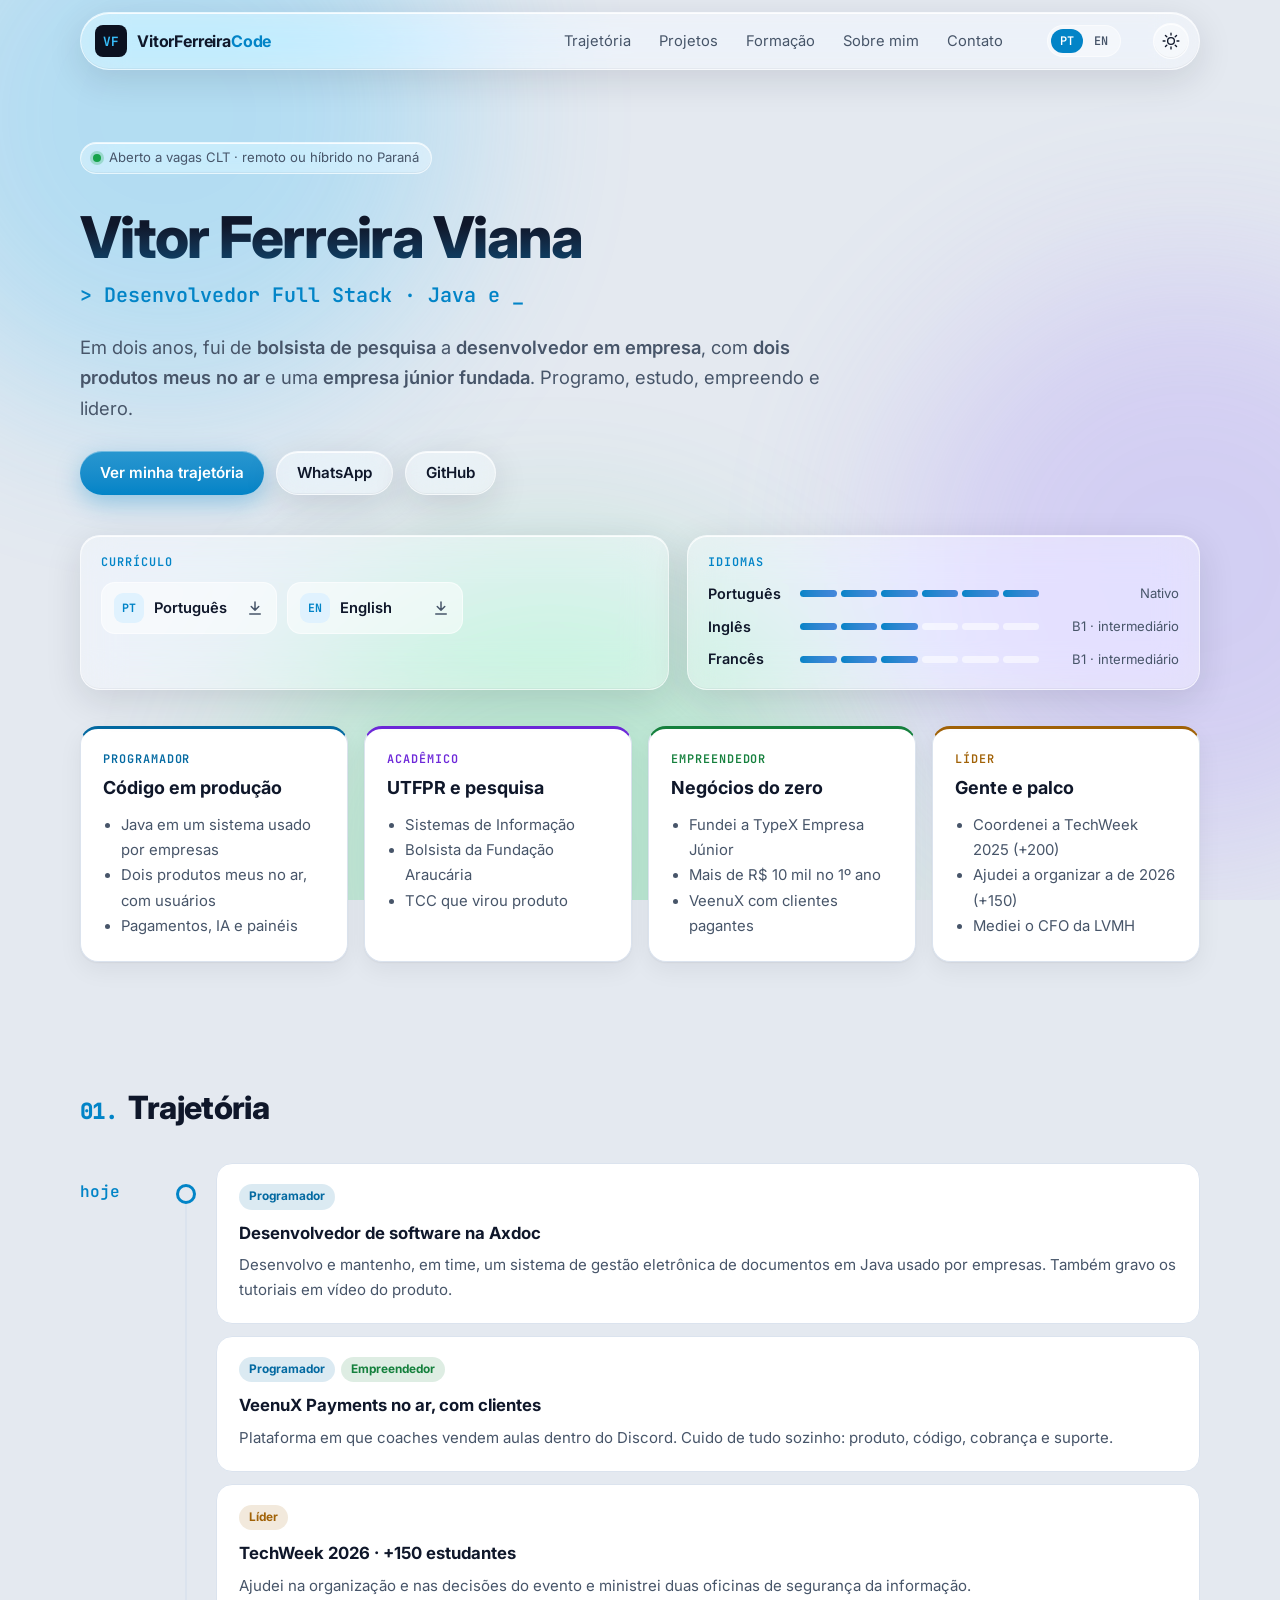
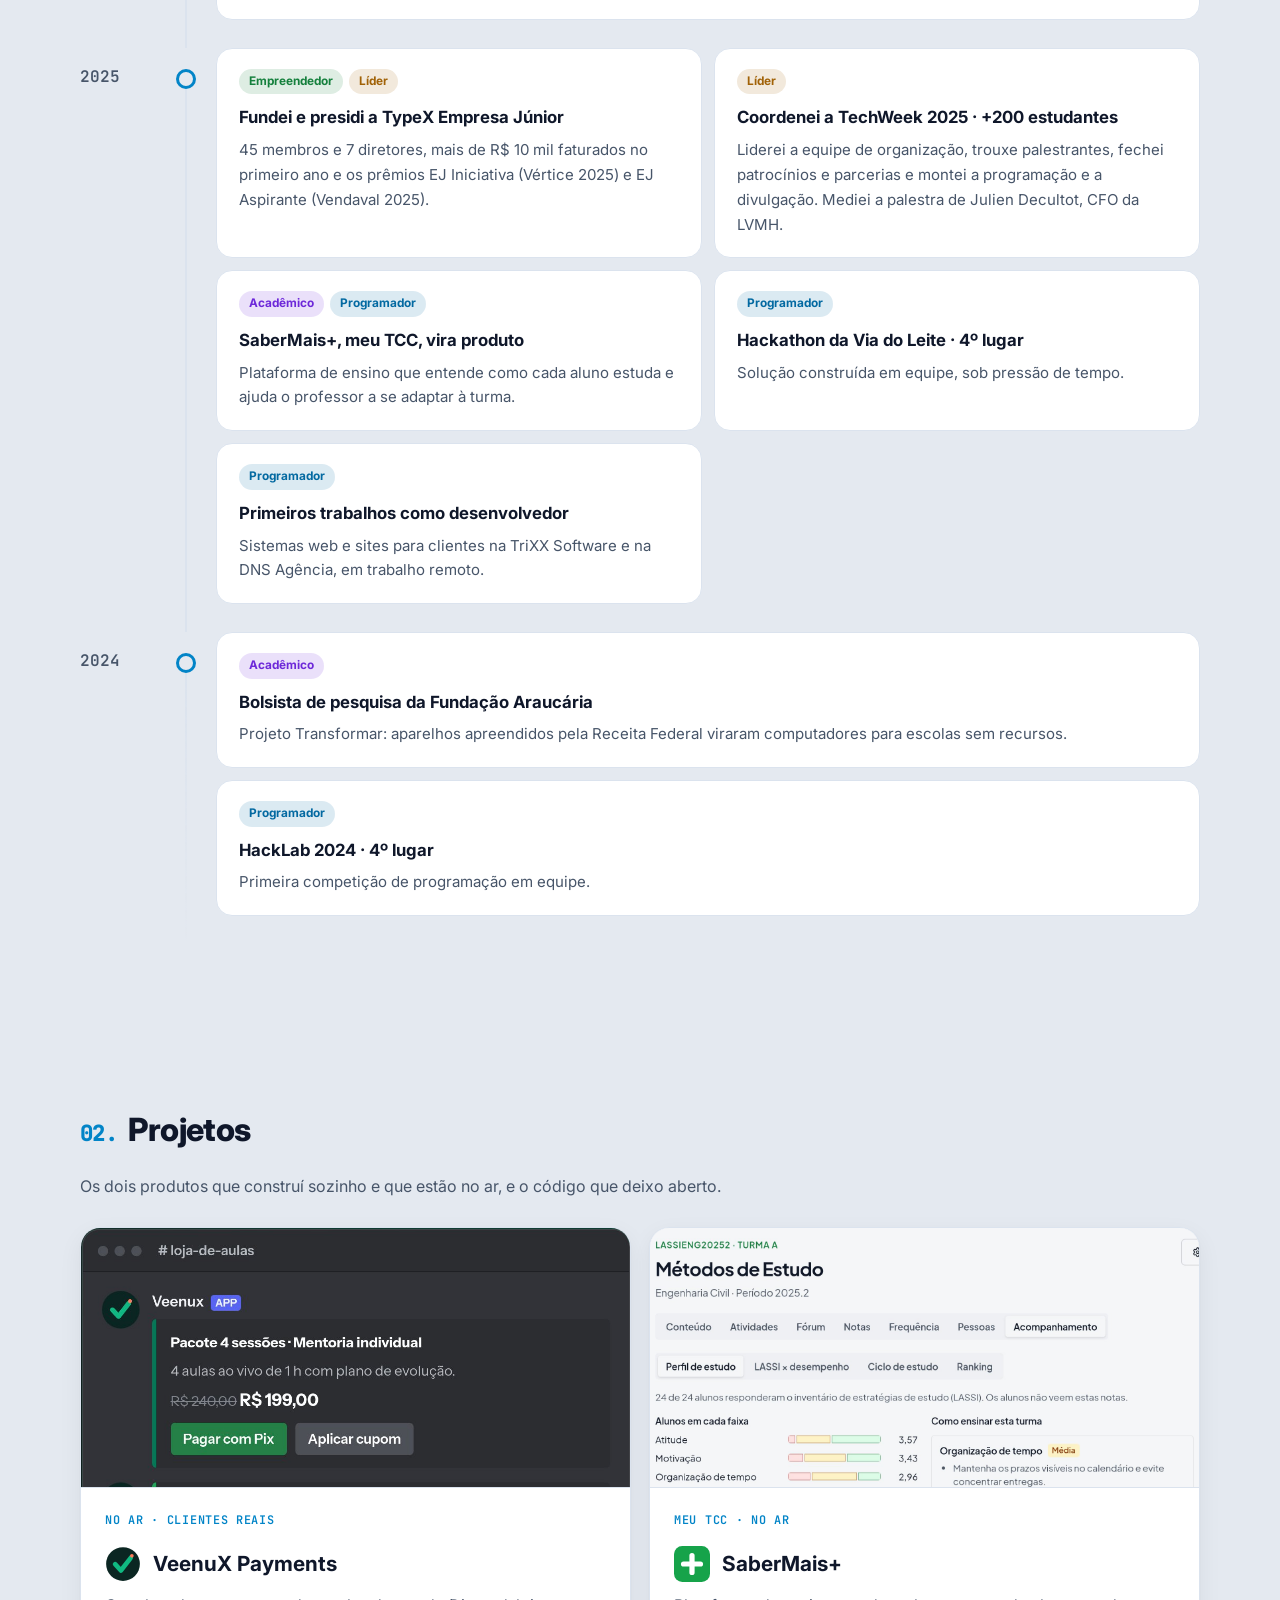
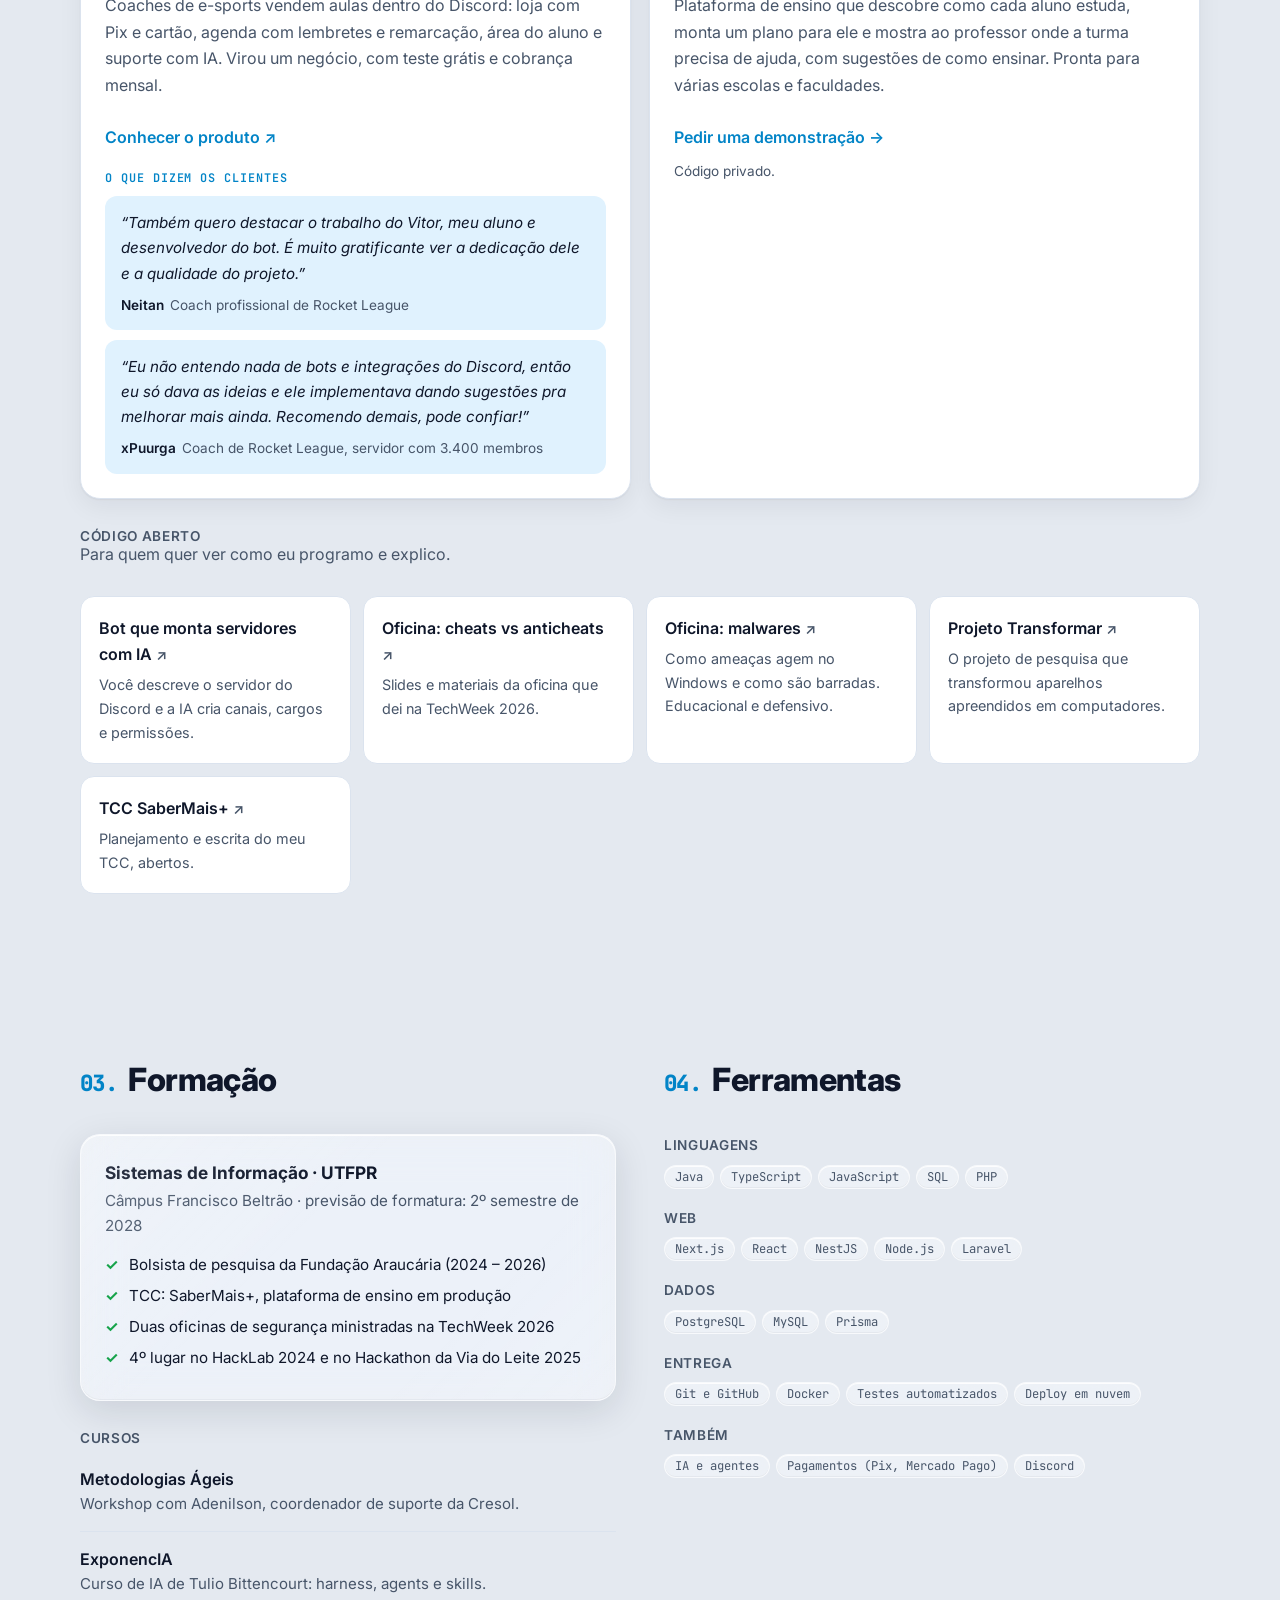
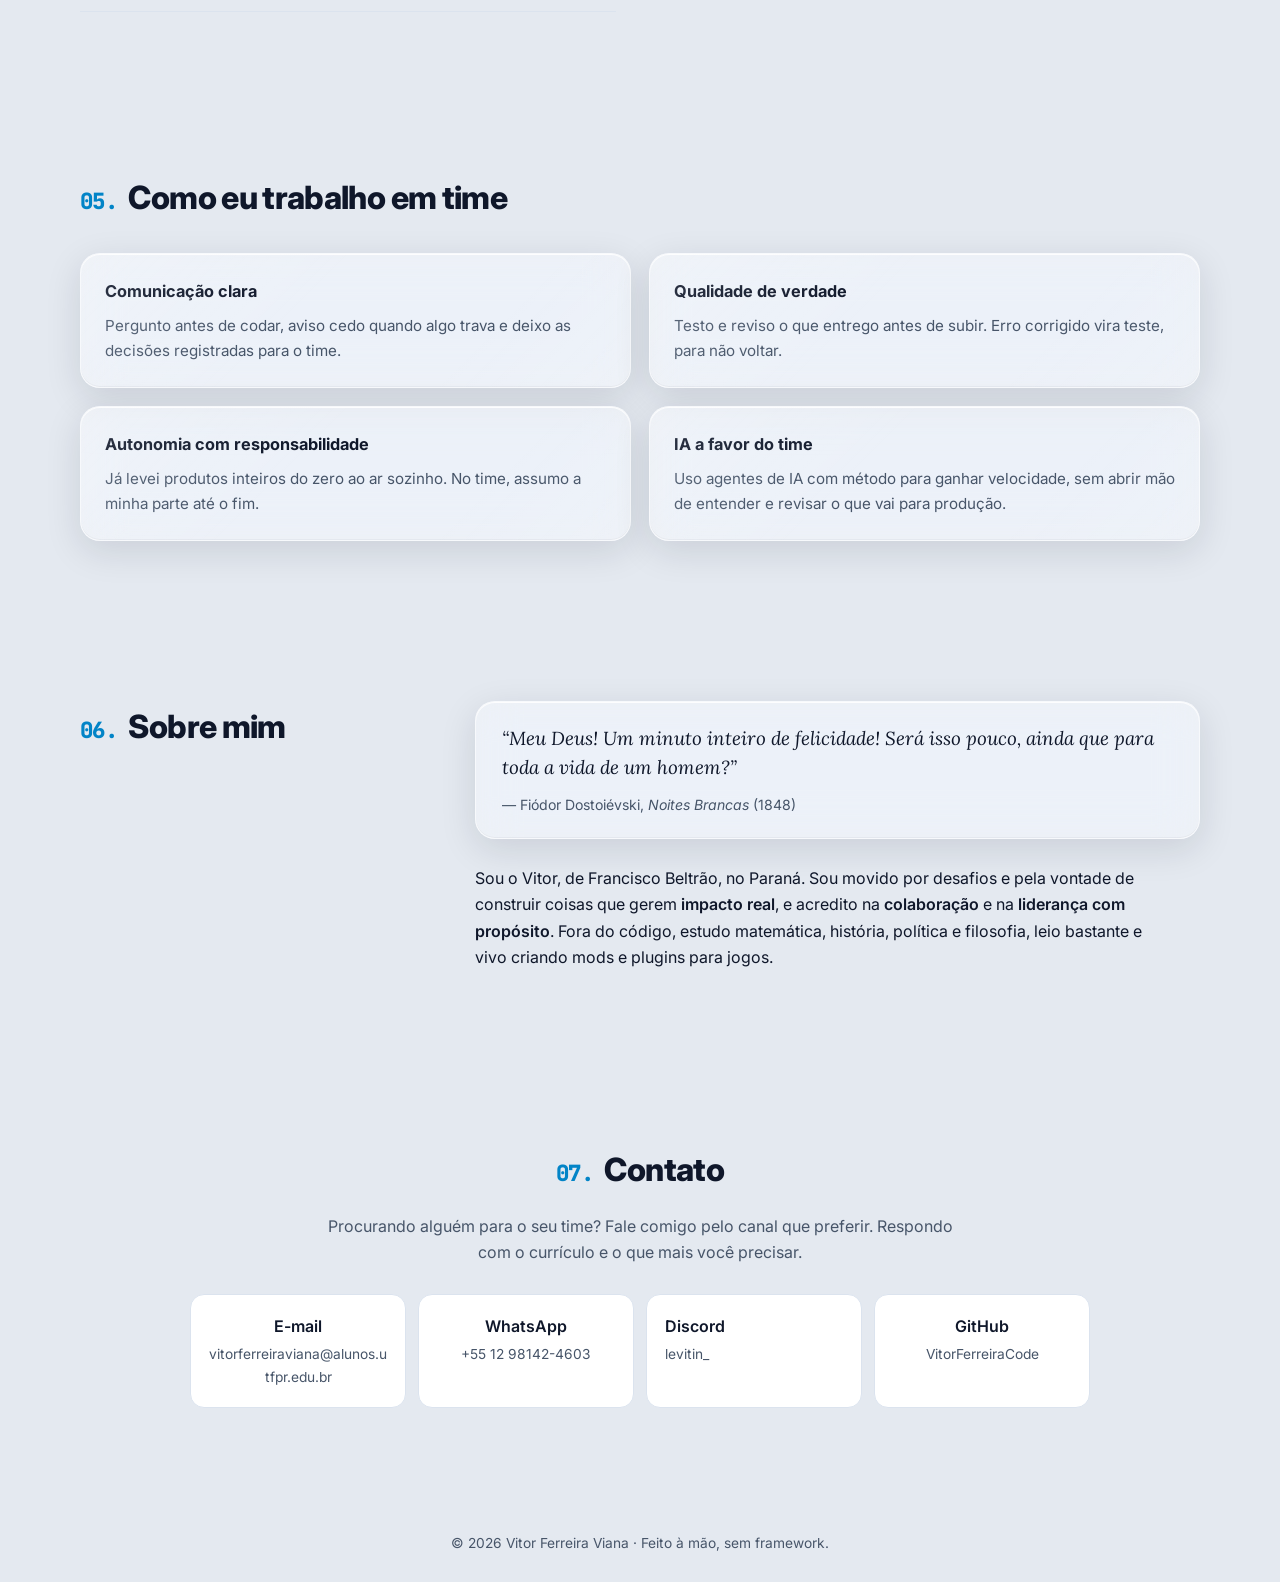
<file: index.html>
<!doctype html>
<html lang="pt-BR">
<head>
  <meta charset="utf-8">
  <meta name="viewport" content="width=device-width, initial-scale=1">
  <title>Vitor Ferreira Viana — Desenvolvedor Full Stack (Java e TypeScript)</title>
  <meta name="description" content="Desenvolvedor Full Stack (Java e TypeScript) aberto a vagas CLT. Desenvolvedor em empresa, dois produtos próprios no ar, estudante de Sistemas de Informação na UTFPR, fundador da TypeX Empresa Júnior e coordenador da TechWeek 2025.">
  <meta property="og:title" content="Vitor Ferreira Viana — Desenvolvedor Full Stack (Java e TypeScript)">
  <meta property="og:description" content="Desenvolvedor Full Stack (Java e TypeScript) aberto a vagas CLT. Desenvolvedor em empresa, dois produtos próprios no ar, estudante de Sistemas de Informação na UTFPR, fundador da TypeX Empresa Júnior e coordenador da TechWeek 2025.">
  <meta property="og:type" content="website">
  <meta property="og:url" content="https://vitorferreiracode.github.io/">
  <meta name="theme-color" content="#0b1120">
  <link rel="alternate" hreflang="pt-BR" href="https://vitorferreiracode.github.io/">
  <link rel="alternate" hreflang="en" href="https://vitorferreiracode.github.io/en/">
  <link rel="icon" href="assets/favicon.svg" type="image/svg+xml">
  <link rel="preconnect" href="https://fonts.googleapis.com">
  <link rel="preconnect" href="https://fonts.gstatic.com" crossorigin>
  <link href="https://fonts.googleapis.com/css2?family=Inter:wght@400;500;600;700;800&family=JetBrains+Mono:wght@400;600&family=Lora:ital@1&display=swap" rel="stylesheet">
  <link rel="stylesheet" href="assets/estilo.css?v=7afb9c45">
  <script>
    try { const t = localStorage.getItem('tema'); if (t) document.documentElement.dataset.tema = t; } catch (e) {}
  </script>
</head>
<body>
  <a class="pular" href="#conteudo">Pular para o conteúdo</a>
  <div class="fundo-vivo" aria-hidden="true"><i></i><i></i><i></i></div>

  <header class="topo">
    <div class="largura topo__linha">
      <a class="logo" href="#inicio" aria-label="Início">
        <span class="logo__marca">VF</span><span class="logo__nome">VitorFerreira<span>Code</span></span>
      </a>
      <nav class="menu" aria-label="Seções">
        <a href="#trajetoria">Trajetória</a>
        <a href="#projetos">Projetos</a>
        <a href="#formacao">Formação</a>
        <a href="#sobre">Sobre mim</a>
        <a href="#contato">Contato</a>
      </nav>
      <div class="idioma-site" aria-label="Idioma do site"><a href="./" aria-current="page" lang="pt-BR">PT</a><a href="en/" lang="en">EN</a></div>
      <button class="tema" type="button" aria-label="Alternar tema claro/escuro">
        <svg class="tema__sol" viewBox="0 0 24 24" aria-hidden="true"><circle cx="12" cy="12" r="4.5"/><path d="M12 1.5v2.5M12 20v2.5M4.6 4.6l1.8 1.8M17.6 17.6l1.8 1.8M1.5 12H4M20 12h2.5M4.6 19.4l1.8-1.8M17.6 6.4l1.8-1.8"/></svg>
        <svg class="tema__lua" viewBox="0 0 24 24" aria-hidden="true"><path d="M20.5 14.5A8.5 8.5 0 0 1 9.5 3.5a8.5 8.5 0 1 0 11 11z"/></svg>
      </button>
    </div>
  </header>

  <main id="conteudo">
    <!-- TOPO -->
    <section class="hero hero--h" id="inicio">
      <div class="largura">
        <p class="sobretitulo"><span class="ponto"></span> Aberto a vagas CLT · remoto ou híbrido no Paraná</p>
        <h1>Vitor Ferreira Viana</h1>
        <p class="hero__papel">
          <span class="mono">&gt;</span> <span class="digitando" data-frases='["Desenvolvedor Full Stack · Java e TypeScript","Criador do VeenuX Payments e do SaberMais+","Coordenador da TechWeek 2025","Fundador da TypeX Empresa Júnior"]'>Desenvolvedor Full Stack · Java e TypeScript</span><span class="cursor" aria-hidden="true">_</span>
        </p>
        <p class="hero__texto">Em dois anos, fui de <b>bolsista de pesquisa</b> a <b>desenvolvedor em empresa</b>, com <b>dois produtos meus no ar</b> e uma <b>empresa júnior fundada</b>. Programo, estudo, empreendo e lidero.</p>
        <div class="acoes">
          <a class="botao botao--forte" href="#trajetoria">Ver minha trajetória</a>
          <a class="botao" href="https://wa.me/5512981424603" target="_blank" rel="noopener noreferrer">WhatsApp</a>
          <a class="botao" href="https://github.com/VitorFerreiraCode" target="_blank" rel="noopener noreferrer">GitHub</a>
        </div>
      </div>
    </section>

    <!-- CURRÍCULO E IDIOMAS -->
    <section class="faixa-cv" id="curriculo">
      <div class="largura faixa-cv__grade">
        <div class="faixa-cv__bloco">
          <h2 class="faixa-cv__titulo">Currículo</h2>
          <div class="faixa-cv__botoes">
            <a class="cv" href="assets/curriculo/curriculo-vitor-ferreira-viana-pt.pdf" target="_blank" rel="noopener noreferrer"><span class="cv__sigla">PT</span><span>Português</span><svg viewBox="0 0 24 24" aria-hidden="true"><path d="M12 4v11M7 10l5 5 5-5M5 20h14"/></svg></a>
            <a class="cv" href="assets/curriculo/resume-vitor-ferreira-viana-en.pdf" target="_blank" rel="noopener noreferrer"><span class="cv__sigla">EN</span><span>English</span><svg viewBox="0 0 24 24" aria-hidden="true"><path d="M12 4v11M7 10l5 5 5-5M5 20h14"/></svg></a>
          </div>
        </div>
        <div class="faixa-cv__bloco">
          <h2 class="faixa-cv__titulo">Idiomas</h2>
          <ul class="idiomas">
            <li><span class="idiomas__nome">Português</span><span class="nivel-barra" data-n="6" aria-hidden="true"><i></i><i></i><i></i><i></i><i></i><i></i></span><span class="idiomas__nivel">Nativo</span></li>
            <li><span class="idiomas__nome">Inglês</span><span class="nivel-barra" data-n="3" aria-hidden="true"><i></i><i></i><i></i><i></i><i></i><i></i></span><span class="idiomas__nivel">B1 · intermediário</span></li>
            <li><span class="idiomas__nome">Francês</span><span class="nivel-barra" data-n="3" aria-hidden="true"><i></i><i></i><i></i><i></i><i></i><i></i></span><span class="idiomas__nivel">B1 · intermediário</span></li>
          </ul>
        </div>
      </div>
    </section>

    <!-- PILARES -->
    <section class="secao secao--fina" id="pilares">
      <div class="largura pilares">
          <article class="pilar pilar--prog"><p class="pilar__nome">Programador</p><h3>Código em produção</h3><ul><li>Java em um sistema usado por empresas</li><li>Dois produtos meus no ar, com usuários</li><li>Pagamentos, IA e painéis</li></ul></article>
          <article class="pilar pilar--acad"><p class="pilar__nome">Acadêmico</p><h3>UTFPR e pesquisa</h3><ul><li>Sistemas de Informação</li><li>Bolsista da Fundação Araucária</li><li>TCC que virou produto</li></ul></article>
          <article class="pilar pilar--empr"><p class="pilar__nome">Empreendedor</p><h3>Negócios do zero</h3><ul><li>Fundei a TypeX Empresa Júnior</li><li>Mais de R$ 10 mil no 1º ano</li><li>VeenuX com clientes pagantes</li></ul></article>
          <article class="pilar pilar--lider"><p class="pilar__nome">Líder</p><h3>Gente e palco</h3><ul><li>Coordenei a TechWeek 2025 (+200)</li><li>Ajudei a organizar a de 2026 (+150)</li><li>Mediei o CFO da LVMH</li></ul></article>
      </div>
    </section>

    <!-- TRAJETÓRIA -->
    <section class="secao" id="trajetoria">
      <div class="largura">
        <h2 class="titulo"><span class="mono">01.</span> Trajetória</h2>
        <div class="linha">
          <div class="linha__ano linha__ano--agora">hoje</div>
          <div class="linha__trilho" aria-hidden="true"><i></i></div>
          <div class="linha__itens">
              <article class="marco"><div class="tags"><span class="tag tag--prog">Programador</span></div><h3>Desenvolvedor de software na Axdoc</h3><p>Desenvolvo e mantenho, em time, um sistema de gestão eletrônica de documentos em Java usado por empresas. Também gravo os tutoriais em vídeo do produto.</p></article>
              <article class="marco"><div class="tags"><span class="tag tag--prog">Programador</span><span class="tag tag--empr">Empreendedor</span></div><h3>VeenuX Payments no ar, com clientes</h3><p>Plataforma em que coaches vendem aulas dentro do Discord. Cuido de tudo sozinho: produto, código, cobrança e suporte.</p></article>
              <article class="marco"><div class="tags"><span class="tag tag--lider">Líder</span></div><h3>TechWeek 2026 · +150 estudantes</h3><p>Ajudei na organização e nas decisões do evento e ministrei duas oficinas de segurança da informação.</p></article>
          </div>
          <div class="linha__ano">2025</div>
          <div class="linha__trilho" aria-hidden="true"><i></i></div>
          <div class="linha__itens linha__itens--duas">
              <article class="marco"><div class="tags"><span class="tag tag--empr">Empreendedor</span><span class="tag tag--lider">Líder</span></div><h3>Fundei e presidi a TypeX Empresa Júnior</h3><p>45 membros e 7 diretores, mais de R$ 10 mil faturados no primeiro ano e os prêmios EJ Iniciativa (Vértice 2025) e EJ Aspirante (Vendaval 2025).</p></article>
              <article class="marco"><div class="tags"><span class="tag tag--lider">Líder</span></div><h3>Coordenei a TechWeek 2025 · +200 estudantes</h3><p>Liderei a equipe de organização, trouxe palestrantes, fechei patrocínios e parcerias e montei a programação e a divulgação. Mediei a palestra de Julien Decultot, CFO da LVMH.</p></article>
              <article class="marco"><div class="tags"><span class="tag tag--acad">Acadêmico</span><span class="tag tag--prog">Programador</span></div><h3>SaberMais+, meu TCC, vira produto</h3><p>Plataforma de ensino que entende como cada aluno estuda e ajuda o professor a se adaptar à turma.</p></article>
              <article class="marco"><div class="tags"><span class="tag tag--prog">Programador</span></div><h3>Hackathon da Via do Leite · 4º lugar</h3><p>Solução construída em equipe, sob pressão de tempo.</p></article>
              <article class="marco"><div class="tags"><span class="tag tag--prog">Programador</span></div><h3>Primeiros trabalhos como desenvolvedor</h3><p>Sistemas web e sites para clientes na TriXX Software e na DNS Agência, em trabalho remoto.</p></article>
          </div>
          <div class="linha__ano">2024</div>
          <div class="linha__trilho linha__trilho--fim" aria-hidden="true"><i></i></div>
          <div class="linha__itens">
              <article class="marco"><div class="tags"><span class="tag tag--acad">Acadêmico</span></div><h3>Bolsista de pesquisa da Fundação Araucária</h3><p>Projeto Transformar: aparelhos apreendidos pela Receita Federal viraram computadores para escolas sem recursos.</p></article>
              <article class="marco"><div class="tags"><span class="tag tag--prog">Programador</span></div><h3>HackLab 2024 · 4º lugar</h3><p>Primeira competição de programação em equipe.</p></article>
          </div>
        </div>
      </div>
    </section>

    <!-- PROJETOS -->
    <section class="secao secao--alt" id="projetos">
      <div class="largura">
        <h2 class="titulo"><span class="mono">02.</span> Projetos</h2>
        <p class="intro">Os dois produtos que construí sozinho e que estão no ar, e o código que deixo aberto.</p>
        <div class="produtos">
          <article class="produto">
            <img class="produto__print" src="assets/projetos/print-veenux.jpg" alt="Loja do VeenuX Payments no Discord: pacote de aulas, botão Pagar com Pix, pagamento aprovado e escolha de horário" width="1050" height="852" loading="lazy">
            <div class="produto__corpo">
              <p class="etiqueta">No ar · clientes reais</p>
              <h3 class="caso__marca"><svg width="36" height="36" viewBox="0 0 512 512" aria-hidden="true"><circle cx="256" cy="256" r="240" fill="#0B2622"/><path d="M144 258 L226 348 L366 168" fill="none" stroke="#10B981" stroke-width="66" stroke-linecap="round" stroke-linejoin="round"/><circle cx="382" cy="140" r="26" fill="#FF7A59"/></svg>VeenuX Payments</h3>
              <p>Coaches de e-sports vendem aulas dentro do Discord: loja com Pix e cartão, agenda com lembretes e remarcação, área do aluno e suporte com IA. Virou um negócio, com teste grátis e cobrança mensal.</p>
              <a class="link" href="https://vnxbot.mivsistemas.com/conheca" target="_blank" rel="noopener noreferrer">Conhecer o produto <span aria-hidden="true">↗</span></a>
              <p class="depoimentos__titulo">O que dizem os clientes</p>
              <figure class="depoimento"><blockquote>“Também quero destacar o trabalho do Vitor, meu aluno e desenvolvedor do bot. É muito gratificante ver a dedicação dele e a qualidade do projeto.”</blockquote><figcaption><b>Neitan</b><span>Coach profissional de Rocket League</span></figcaption></figure>
              <figure class="depoimento"><blockquote>“Eu não entendo nada de bots e integrações do Discord, então eu só dava as ideias e ele implementava dando sugestões pra melhorar mais ainda. Recomendo demais, pode confiar!”</blockquote><figcaption><b>xPuurga</b><span>Coach de Rocket League, servidor com 3.400 membros</span></figcaption></figure>
            </div>
          </article>
          <article class="produto">
            <img class="produto__print" src="assets/projetos/print-sabermais.jpg" alt="Visão do professor no SaberMais+: perfil de estudo da turma por categoria e sugestões de como ensinar" width="1656" height="1496" loading="lazy">
            <div class="produto__corpo">
              <p class="etiqueta">Meu TCC · no ar</p>
              <h3 class="caso__marca"><svg width="36" height="36" viewBox="0 0 1000 1000" aria-hidden="true"><rect width="1000" height="1000" rx="230" fill="#16A34A"/><path d="M500 265V735M265 500H735" fill="none" stroke="#fff" stroke-width="145" stroke-linecap="round"/></svg>SaberMais+</h3>
              <p>Plataforma de ensino que descobre como cada aluno estuda, monta um plano para ele e mostra ao professor onde a turma precisa de ajuda, com sugestões de como ensinar. Pronta para várias escolas e faculdades.</p>
              <a class="link" href="#contato">Pedir uma demonstração <span aria-hidden="true">→</span></a>
              <p class="privado">Código privado.</p>
            </div>
          </article>
        </div>
        <h3 class="trabalho__anteriores">Código aberto</h3>
        <p class="intro">Para quem quer ver como eu programo e explico.</p>
        <div class="repos">
          <a class="repo" href="https://github.com/VitorFerreiraCode/bot-discord-IA" target="_blank" rel="noopener noreferrer"><b>Bot que monta servidores com IA <span aria-hidden="true">↗</span></b><span>Você descreve o servidor do Discord e a IA cria canais, cargos e permissões.</span></a>
          <a class="repo" href="https://github.com/VitorFerreiraCode/oficina-cheat-e-anticheat" target="_blank" rel="noopener noreferrer"><b>Oficina: cheats vs anticheats <span aria-hidden="true">↗</span></b><span>Slides e materiais da oficina que dei na TechWeek 2026.</span></a>
          <a class="repo" href="https://github.com/VitorFerreiraCode/oficina-malwares" target="_blank" rel="noopener noreferrer"><b>Oficina: malwares <span aria-hidden="true">↗</span></b><span>Como ameaças agem no Windows e como são barradas. Educacional e defensivo.</span></a>
          <a class="repo" href="https://github.com/ProjetoTransformar/projeto-transformar" target="_blank" rel="noopener noreferrer"><b>Projeto Transformar <span aria-hidden="true">↗</span></b><span>O projeto de pesquisa que transformou aparelhos apreendidos em computadores.</span></a>
          <a class="repo" href="https://github.com/VitorFerreiraCode/tcc-sabermais" target="_blank" rel="noopener noreferrer"><b>TCC SaberMais+ <span aria-hidden="true">↗</span></b><span>Planejamento e escrita do meu TCC, abertos.</span></a>
        </div>
      </div>
    </section>

    <!-- FORMAÇÃO E FERRAMENTAS -->
    <section class="secao" id="formacao">
      <div class="largura duas">
        <div>
          <h2 class="titulo"><span class="mono">03.</span> Formação</h2>
          <article class="cartao formacao">
            <h3>Sistemas de Informação · UTFPR</h3>
            <p class="formacao__sub">Câmpus Francisco Beltrão · previsão de formatura: 2º semestre de 2028</p>
            <ul class="lista-check"><li>Bolsista de pesquisa da Fundação Araucária (2024 – 2026)</li><li>TCC: SaberMais+, plataforma de ensino em produção</li><li>Duas oficinas de segurança ministradas na TechWeek 2026</li><li>4º lugar no HackLab 2024 e no Hackathon da Via do Leite 2025</li></ul>
          </article>
          <h3 class="trabalho__anteriores">Cursos</h3>
          <ul class="trajetoria">
            <li><b>Metodologias Ágeis</b><span>Workshop com Adenilson, coordenador de suporte da Cresol.</span></li>
            <li><b>ExponencIA</b><span>Curso de IA de Tulio Bittencourt: harness, agents e skills.</span></li>
          </ul>
        </div>
        <div>
          <h2 class="titulo"><span class="mono">04.</span> Ferramentas</h2>
          <div class="stack">
            <div><h4>Linguagens</h4><div class="chips"><span>Java</span><span>TypeScript</span><span>JavaScript</span><span>SQL</span><span>PHP</span></div></div>
            <div><h4>Web</h4><div class="chips"><span>Next.js</span><span>React</span><span>NestJS</span><span>Node.js</span><span>Laravel</span></div></div>
            <div><h4>Dados</h4><div class="chips"><span>PostgreSQL</span><span>MySQL</span><span>Prisma</span></div></div>
            <div><h4>Entrega</h4><div class="chips"><span>Git e GitHub</span><span>Docker</span><span>Testes automatizados</span><span>Deploy em nuvem</span></div></div>
            <div><h4>Também</h4><div class="chips"><span>IA e agentes</span><span>Pagamentos (Pix, Mercado Pago)</span><span>Discord</span></div></div>
          </div>
        </div>
      </div>
    </section>

    <!-- EM TIME -->
    <section class="secao secao--alt" id="time">
      <div class="largura">
        <h2 class="titulo"><span class="mono">05.</span> Como eu trabalho em time</h2>
        <div class="cartoes cartoes--2 principios">
          <article class="cartao"><h3>Comunicação clara</h3><p>Pergunto antes de codar, aviso cedo quando algo trava e deixo as decisões registradas para o time.</p></article>
          <article class="cartao"><h3>Qualidade de verdade</h3><p>Testo e reviso o que entrego antes de subir. Erro corrigido vira teste, para não voltar.</p></article>
          <article class="cartao"><h3>Autonomia com responsabilidade</h3><p>Já levei produtos inteiros do zero ao ar sozinho. No time, assumo a minha parte até o fim.</p></article>
          <article class="cartao"><h3>IA a favor do time</h3><p>Uso agentes de IA com método para ganhar velocidade, sem abrir mão de entender e revisar o que vai para produção.</p></article>
        </div>
      </div>
    </section>

    <!-- SOBRE MIM -->
    <section class="secao" id="sobre">
      <div class="largura sobre">
        <h2 class="titulo"><span class="mono">06.</span> Sobre mim</h2>
        <div class="sobre__texto">
          <figure class="citacao citacao--abertura">
            <blockquote>“Meu Deus! Um minuto inteiro de felicidade! Será isso pouco, ainda que para toda a vida de um homem?”</blockquote>
            <figcaption>— Fiódor Dostoiévski, <i>Noites Brancas</i> (1848)</figcaption>
          </figure>
          <p>Sou o Vitor, de Francisco Beltrão, no Paraná. Sou movido por desafios e pela vontade de construir coisas que gerem <b>impacto real</b>, e acredito na <b>colaboração</b> e na <b>liderança com propósito</b>. Fora do código, estudo matemática, história, política e filosofia, leio bastante e vivo criando mods e plugins para jogos.</p>
        </div>
      </div>
    </section>

    <!-- CONTATO -->
    <section class="secao contato" id="contato">
      <div class="largura">
        <h2 class="titulo"><span class="mono">07.</span> Contato</h2>
        <p class="intro">Procurando alguém para o seu time? Fale comigo pelo canal que preferir. Respondo com o currículo e o que mais você precisar.</p>
        <div class="contatos">
          <a class="contato-item" href="mailto:vitorferreiraviana@alunos.utfpr.edu.br"><b>E-mail</b><span>vitorferreiraviana@alunos.utfpr.edu.br</span></a>
          <a class="contato-item" href="https://wa.me/5512981424603" target="_blank" rel="noopener noreferrer"><b>WhatsApp</b><span>+55 12 98142-4603</span></a>
          <button class="contato-item" type="button" data-copiar="levitin_" data-copiado="copiado!" aria-label="Copiar usuário do Discord"><b>Discord</b><span>levitin_</span></button>
          <a class="contato-item" href="https://github.com/VitorFerreiraCode" target="_blank" rel="noopener noreferrer"><b>GitHub</b><span>VitorFerreiraCode</span></a>
        </div>
      </div>
    </section>
  </main>

  <footer class="rodape">
    <div class="largura">© <span id="ano">2026</span> Vitor Ferreira Viana · Feito à mão, sem framework.</div>
  </footer>

  <script src="assets/main.js?v=7afb9c45" defer></script>
</body>
</html>
</file>
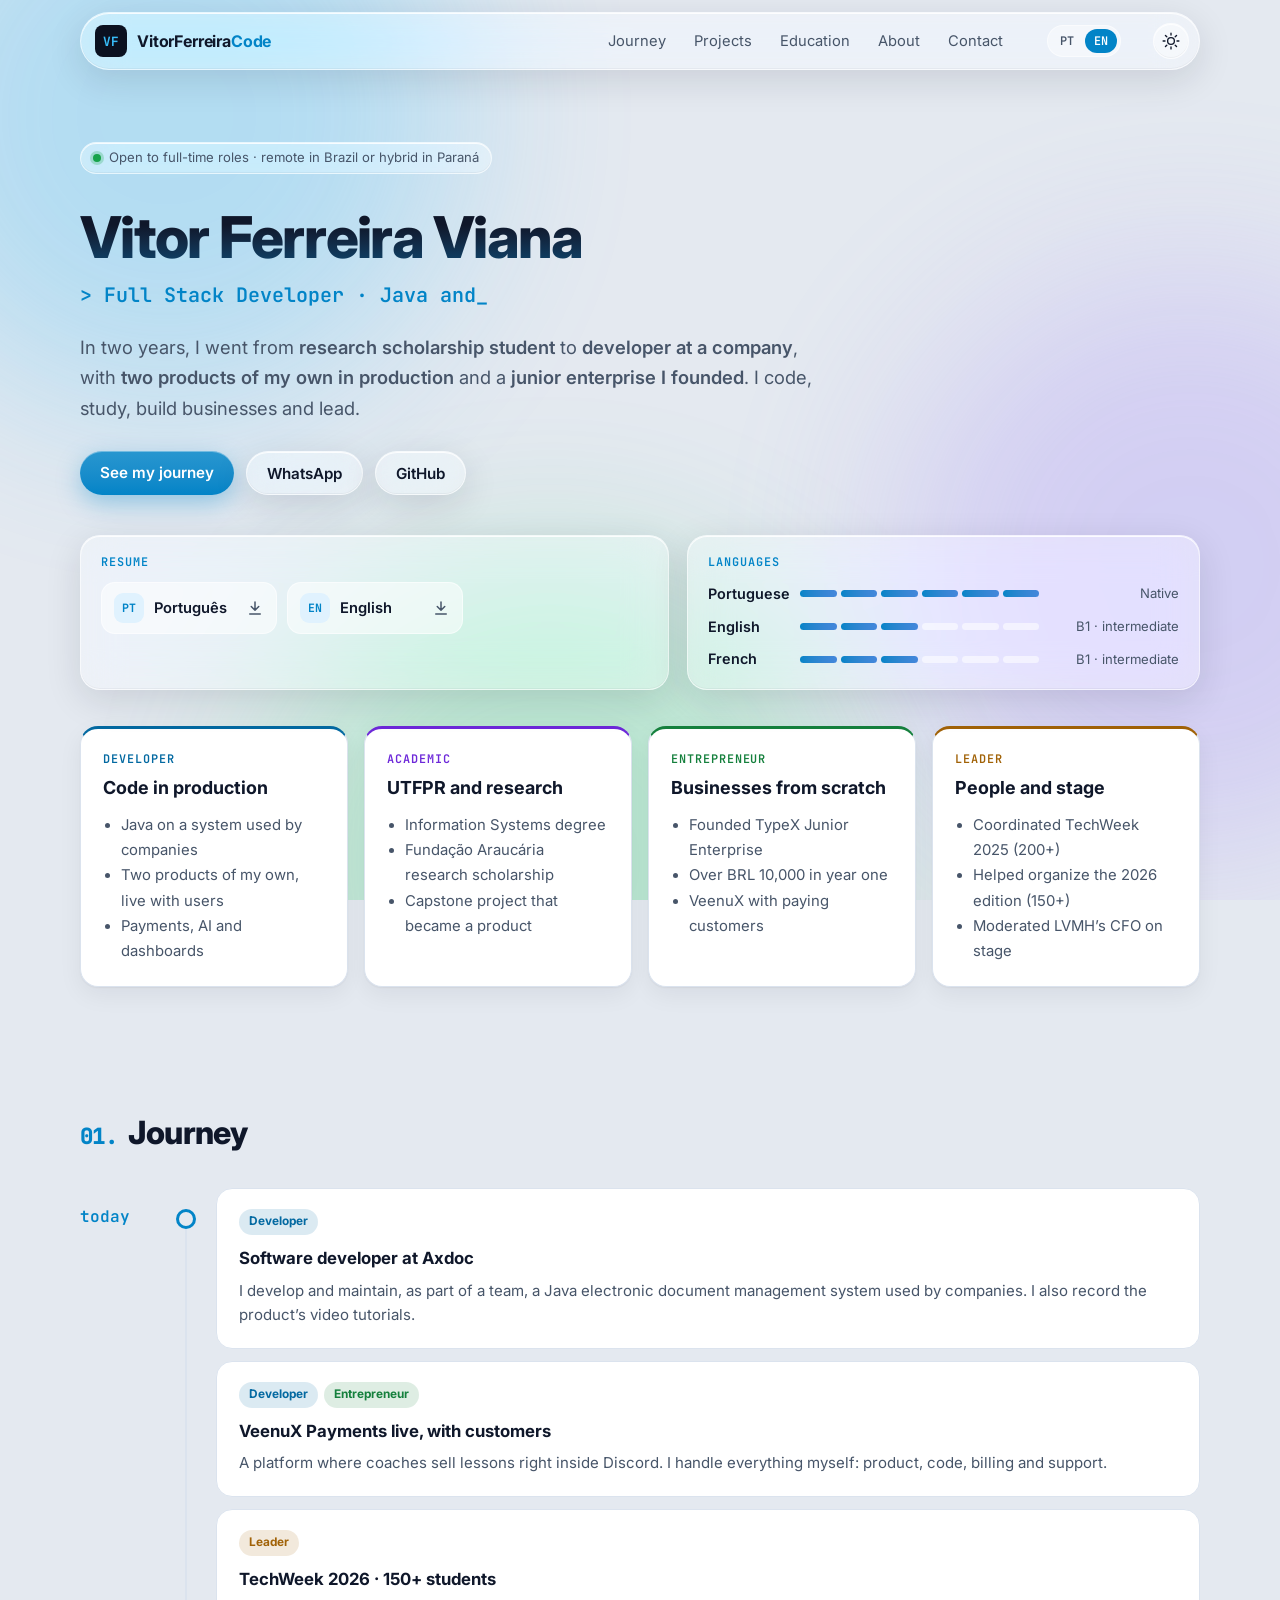
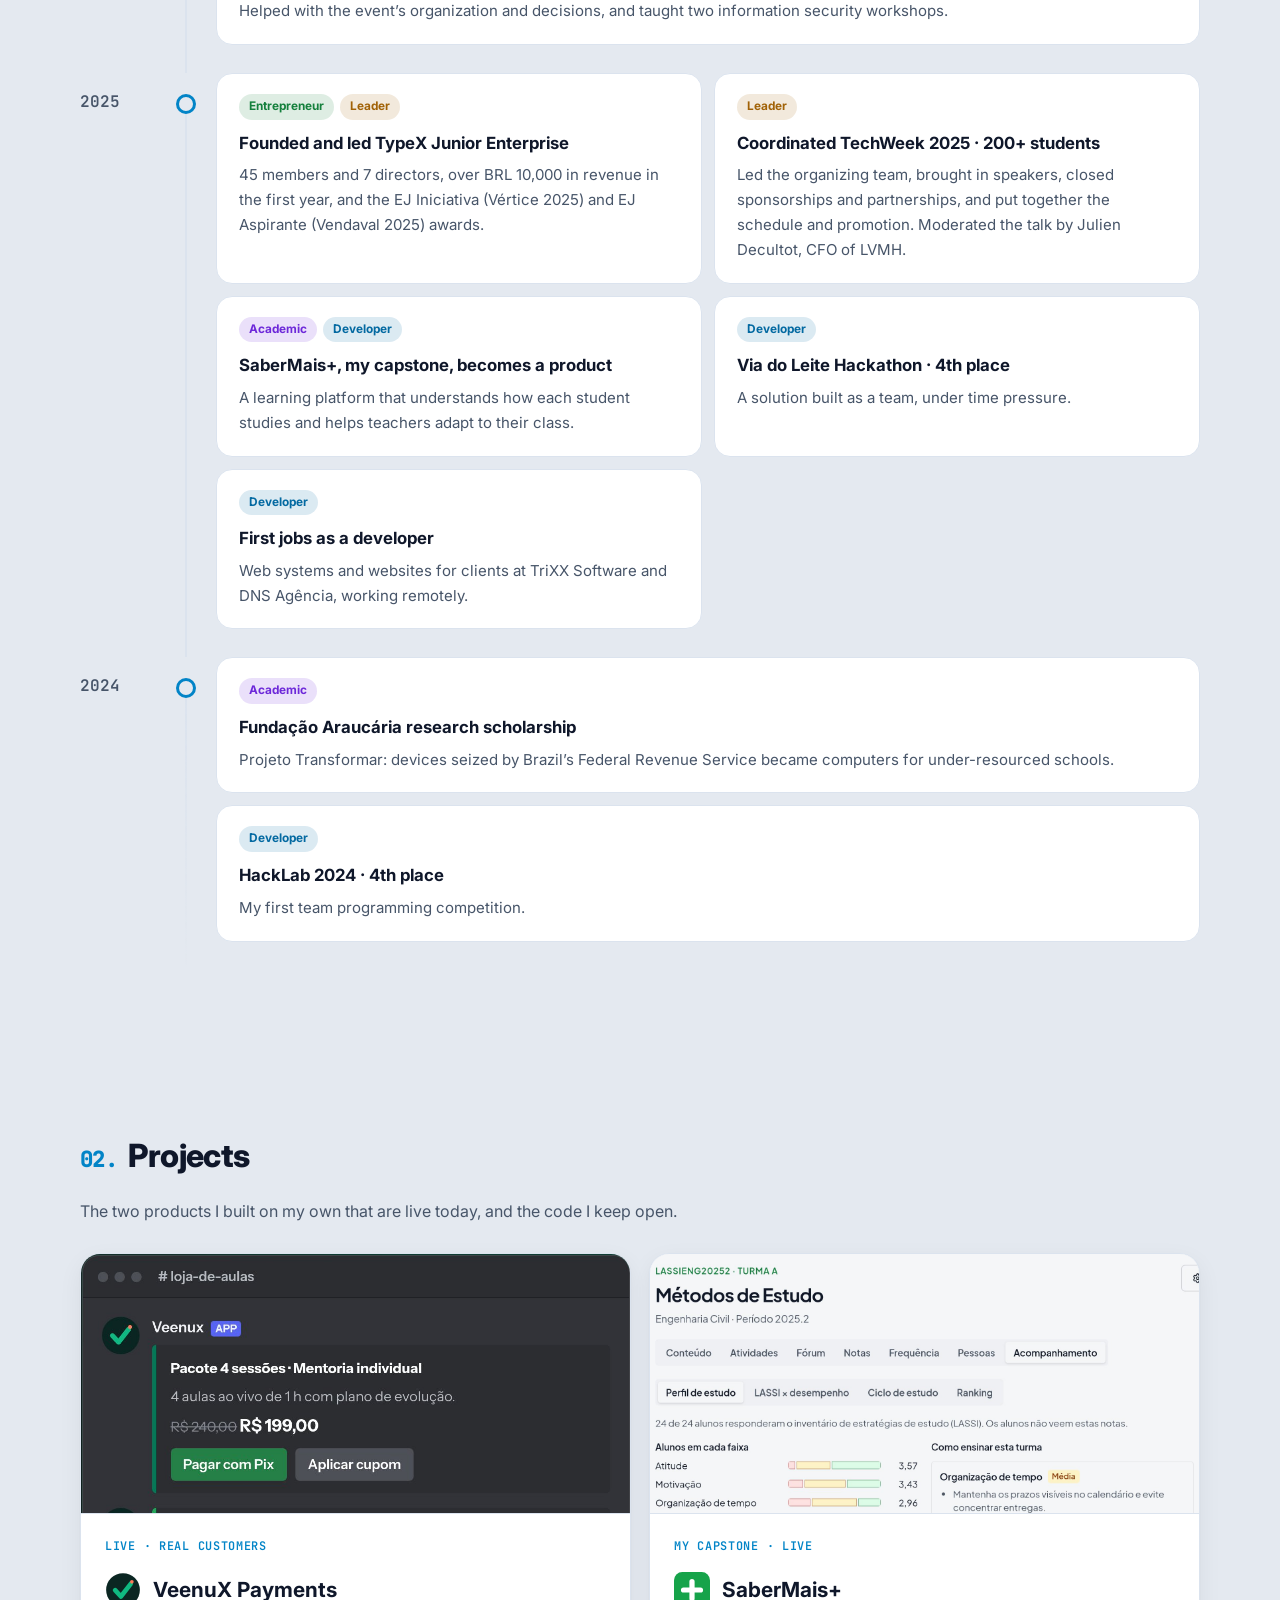
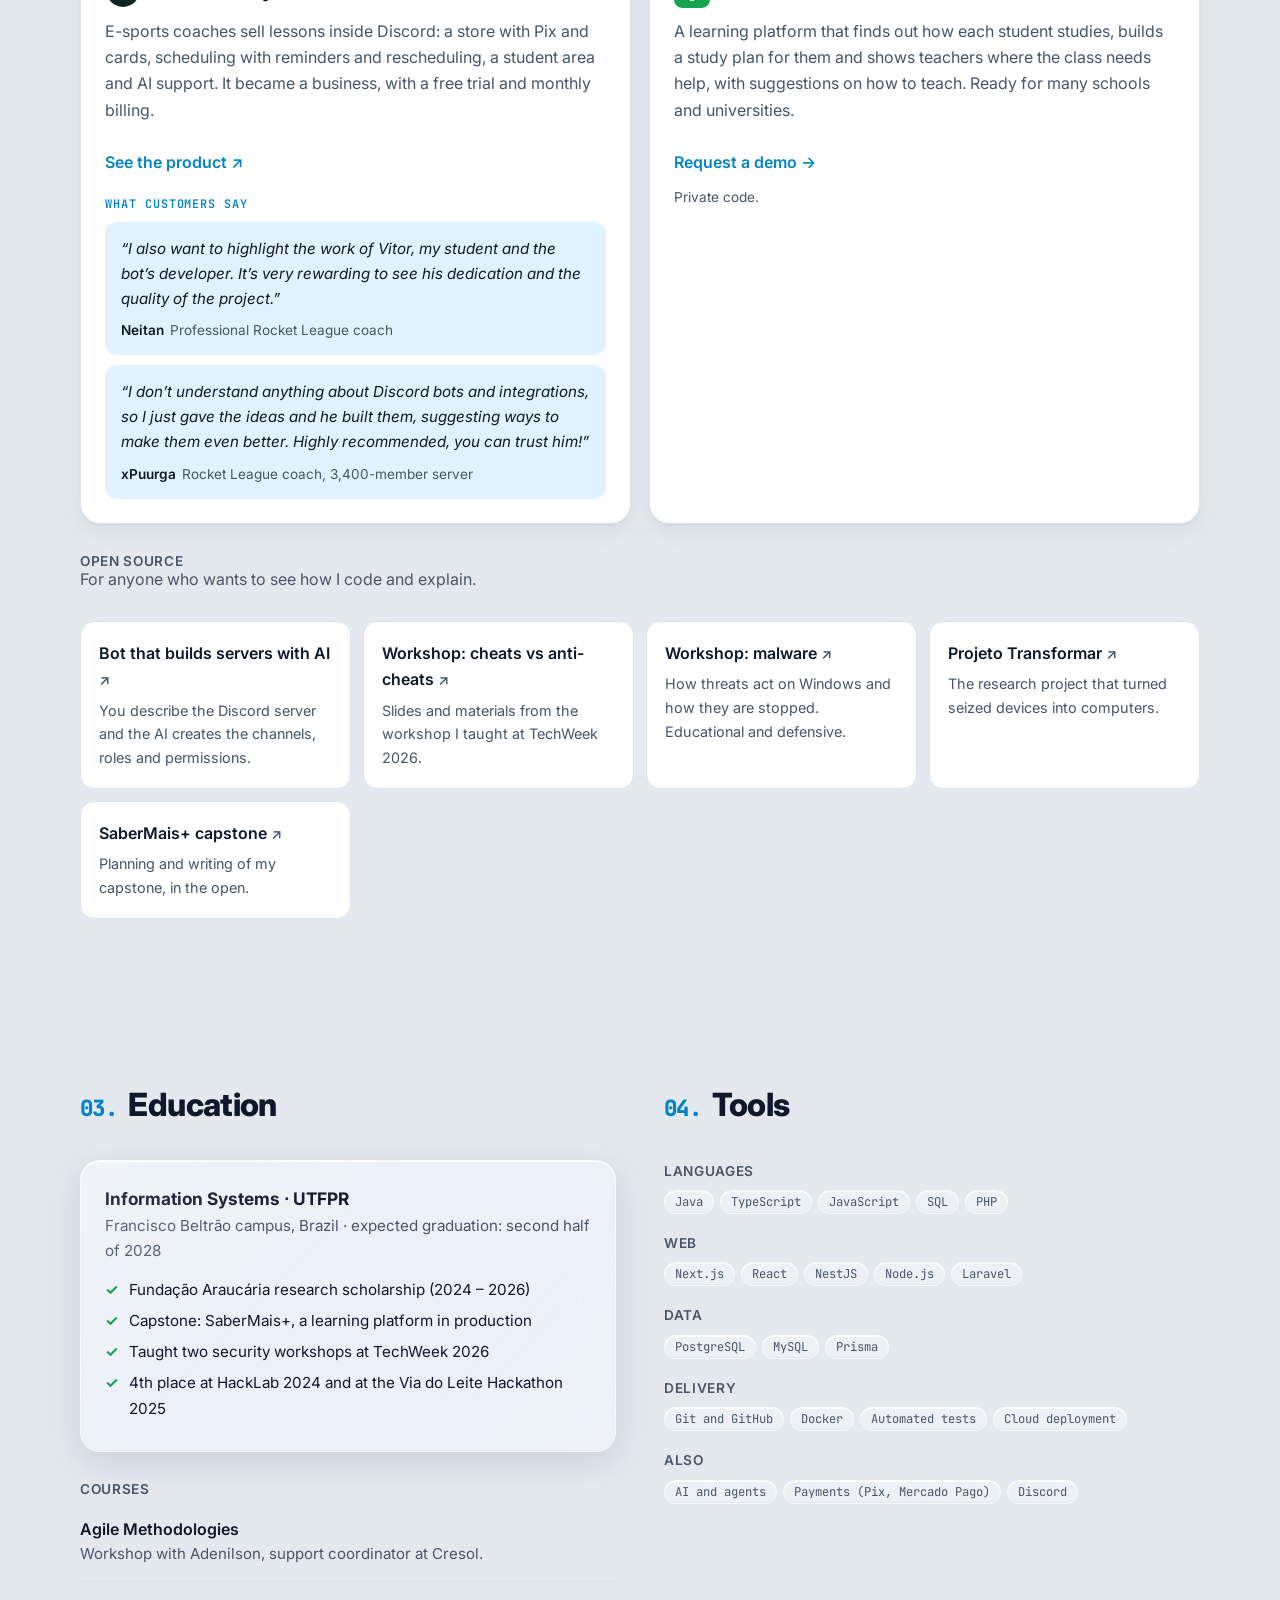
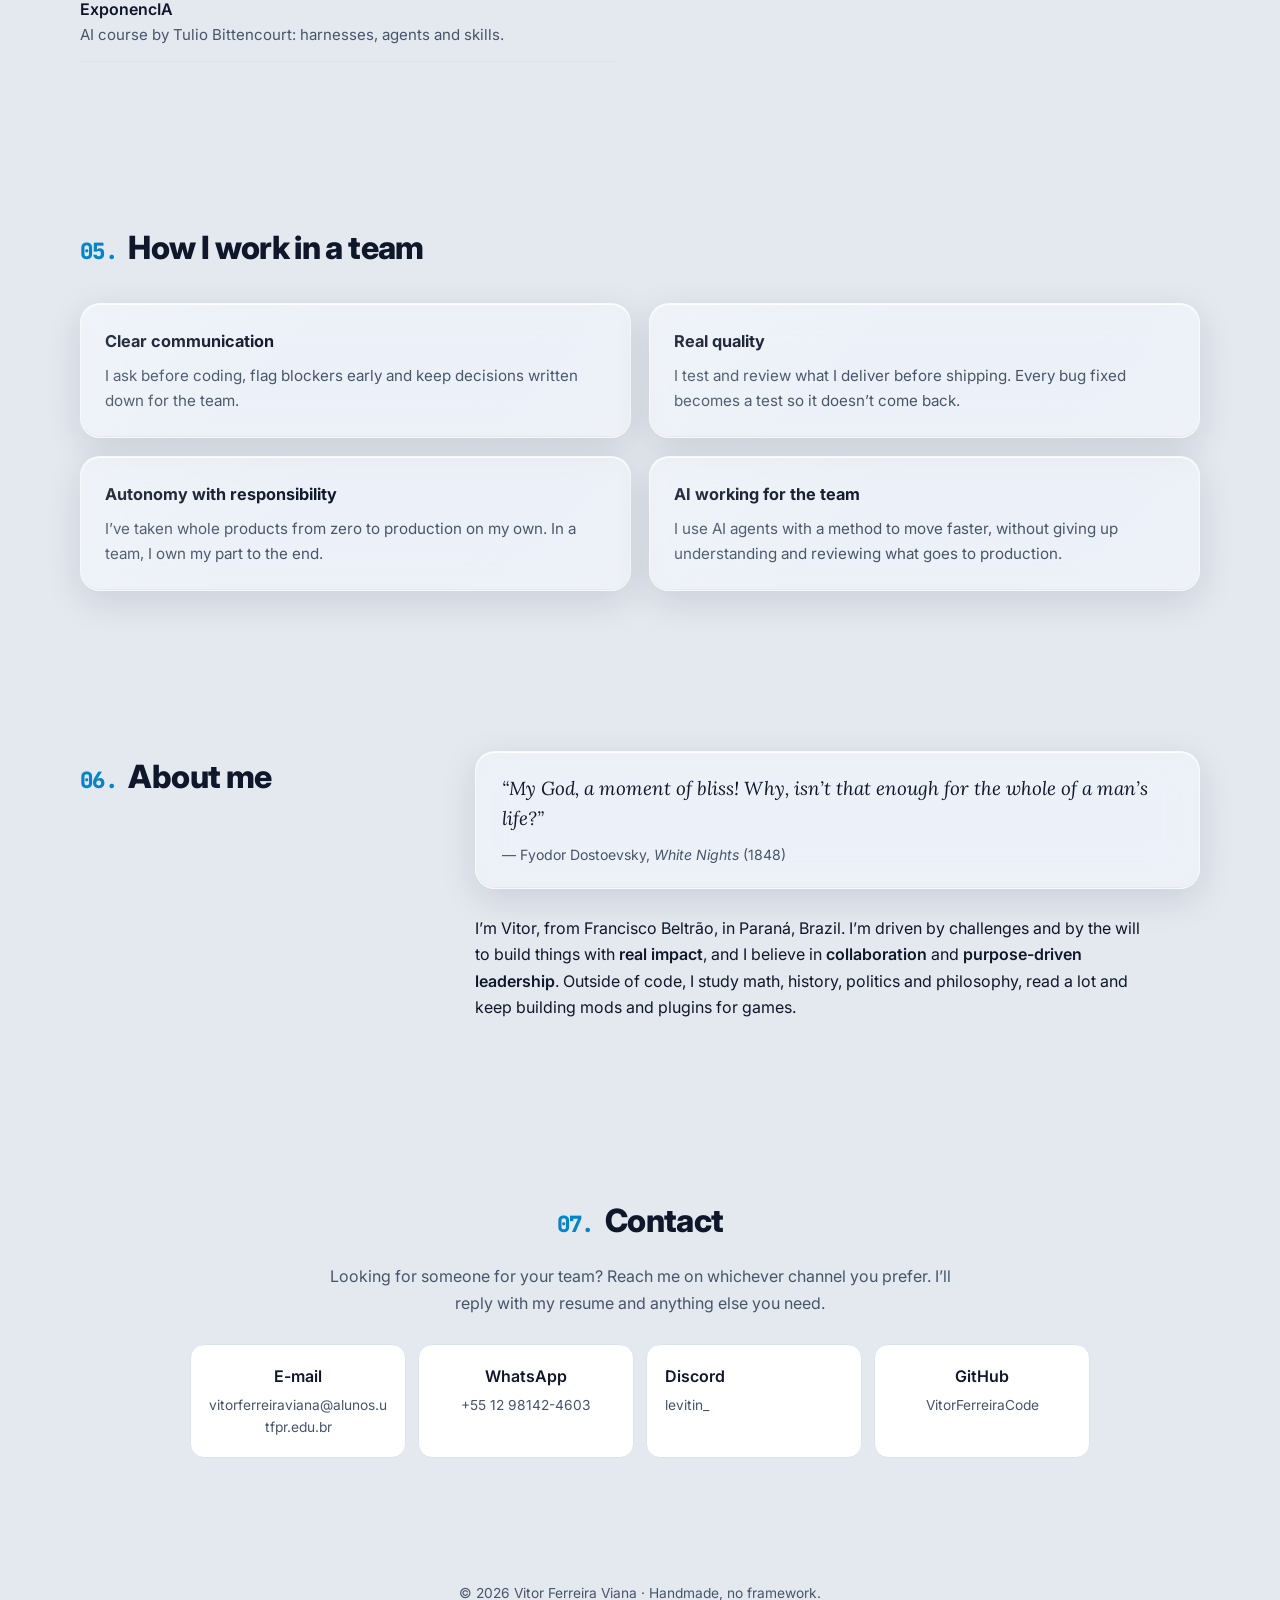
<file: en/index.html>
<!doctype html>
<html lang="en">
<head>
  <meta charset="utf-8">
  <meta name="viewport" content="width=device-width, initial-scale=1">
  <title>Vitor Ferreira Viana — Full Stack Developer (Java and TypeScript)</title>
  <meta name="description" content="Full Stack Developer (Java and TypeScript) open to full-time roles. Developer at a software company, two products of my own in production, Information Systems student at UTFPR (Brazil), founder of TypeX Junior Enterprise and TechWeek 2025 coordinator.">
  <meta property="og:title" content="Vitor Ferreira Viana — Full Stack Developer (Java and TypeScript)">
  <meta property="og:description" content="Full Stack Developer (Java and TypeScript) open to full-time roles. Developer at a software company, two products of my own in production, Information Systems student at UTFPR (Brazil), founder of TypeX Junior Enterprise and TechWeek 2025 coordinator.">
  <meta property="og:type" content="website">
  <meta property="og:url" content="https://vitorferreiracode.github.io/en/">
  <meta name="theme-color" content="#0b1120">
  <link rel="alternate" hreflang="pt-BR" href="https://vitorferreiracode.github.io/">
  <link rel="alternate" hreflang="en" href="https://vitorferreiracode.github.io/en/">
  <link rel="icon" href="../assets/favicon.svg" type="image/svg+xml">
  <link rel="preconnect" href="https://fonts.googleapis.com">
  <link rel="preconnect" href="https://fonts.gstatic.com" crossorigin>
  <link href="https://fonts.googleapis.com/css2?family=Inter:wght@400;500;600;700;800&family=JetBrains+Mono:wght@400;600&family=Lora:ital@1&display=swap" rel="stylesheet">
  <link rel="stylesheet" href="../assets/estilo.css?v=7afb9c45">
  <script>
    try { const t = localStorage.getItem('tema'); if (t) document.documentElement.dataset.tema = t; } catch (e) {}
  </script>
</head>
<body>
  <a class="pular" href="#conteudo">Skip to content</a>
  <div class="fundo-vivo" aria-hidden="true"><i></i><i></i><i></i></div>

  <header class="topo">
    <div class="largura topo__linha">
      <a class="logo" href="#inicio" aria-label="Home">
        <span class="logo__marca">VF</span><span class="logo__nome">VitorFerreira<span>Code</span></span>
      </a>
      <nav class="menu" aria-label="Sections">
        <a href="#trajetoria">Journey</a>
        <a href="#projetos">Projects</a>
        <a href="#formacao">Education</a>
        <a href="#sobre">About</a>
        <a href="#contato">Contact</a>
      </nav>
      <div class="idioma-site" aria-label="Site language"><a href="../" lang="pt-BR">PT</a><a href="./" aria-current="page" lang="en">EN</a></div>
      <button class="tema" type="button" aria-label="Toggle light/dark theme">
        <svg class="tema__sol" viewBox="0 0 24 24" aria-hidden="true"><circle cx="12" cy="12" r="4.5"/><path d="M12 1.5v2.5M12 20v2.5M4.6 4.6l1.8 1.8M17.6 17.6l1.8 1.8M1.5 12H4M20 12h2.5M4.6 19.4l1.8-1.8M17.6 6.4l1.8-1.8"/></svg>
        <svg class="tema__lua" viewBox="0 0 24 24" aria-hidden="true"><path d="M20.5 14.5A8.5 8.5 0 0 1 9.5 3.5a8.5 8.5 0 1 0 11 11z"/></svg>
      </button>
    </div>
  </header>

  <main id="conteudo">
    <!-- TOPO -->
    <section class="hero hero--h" id="inicio">
      <div class="largura">
        <p class="sobretitulo"><span class="ponto"></span> Open to full-time roles · remote in Brazil or hybrid in Paraná</p>
        <h1>Vitor Ferreira Viana</h1>
        <p class="hero__papel">
          <span class="mono">&gt;</span> <span class="digitando" data-frases='["Full Stack Developer · Java and TypeScript","Creator of VeenuX Payments and SaberMais+","TechWeek 2025 coordinator","Founder of TypeX Junior Enterprise"]'>Full Stack Developer · Java and TypeScript</span><span class="cursor" aria-hidden="true">_</span>
        </p>
        <p class="hero__texto">In two years, I went from <b>research scholarship student</b> to <b>developer at a company</b>, with <b>two products of my own in production</b> and a <b>junior enterprise I founded</b>. I code, study, build businesses and lead.</p>
        <div class="acoes">
          <a class="botao botao--forte" href="#trajetoria">See my journey</a>
          <a class="botao" href="https://wa.me/5512981424603" target="_blank" rel="noopener noreferrer">WhatsApp</a>
          <a class="botao" href="https://github.com/VitorFerreiraCode" target="_blank" rel="noopener noreferrer">GitHub</a>
        </div>
      </div>
    </section>

    <!-- CURRÍCULO E IDIOMAS -->
    <section class="faixa-cv" id="curriculo">
      <div class="largura faixa-cv__grade">
        <div class="faixa-cv__bloco">
          <h2 class="faixa-cv__titulo">Resume</h2>
          <div class="faixa-cv__botoes">
            <a class="cv" href="../assets/curriculo/curriculo-vitor-ferreira-viana-pt.pdf" target="_blank" rel="noopener noreferrer"><span class="cv__sigla">PT</span><span>Português</span><svg viewBox="0 0 24 24" aria-hidden="true"><path d="M12 4v11M7 10l5 5 5-5M5 20h14"/></svg></a>
            <a class="cv" href="../assets/curriculo/resume-vitor-ferreira-viana-en.pdf" target="_blank" rel="noopener noreferrer"><span class="cv__sigla">EN</span><span>English</span><svg viewBox="0 0 24 24" aria-hidden="true"><path d="M12 4v11M7 10l5 5 5-5M5 20h14"/></svg></a>
          </div>
        </div>
        <div class="faixa-cv__bloco">
          <h2 class="faixa-cv__titulo">Languages</h2>
          <ul class="idiomas">
            <li><span class="idiomas__nome">Portuguese</span><span class="nivel-barra" data-n="6" aria-hidden="true"><i></i><i></i><i></i><i></i><i></i><i></i></span><span class="idiomas__nivel">Native</span></li>
            <li><span class="idiomas__nome">English</span><span class="nivel-barra" data-n="3" aria-hidden="true"><i></i><i></i><i></i><i></i><i></i><i></i></span><span class="idiomas__nivel">B1 · intermediate</span></li>
            <li><span class="idiomas__nome">French</span><span class="nivel-barra" data-n="3" aria-hidden="true"><i></i><i></i><i></i><i></i><i></i><i></i></span><span class="idiomas__nivel">B1 · intermediate</span></li>
          </ul>
        </div>
      </div>
    </section>

    <!-- PILARES -->
    <section class="secao secao--fina" id="pilares">
      <div class="largura pilares">
          <article class="pilar pilar--prog"><p class="pilar__nome">Developer</p><h3>Code in production</h3><ul><li>Java on a system used by companies</li><li>Two products of my own, live with users</li><li>Payments, AI and dashboards</li></ul></article>
          <article class="pilar pilar--acad"><p class="pilar__nome">Academic</p><h3>UTFPR and research</h3><ul><li>Information Systems degree</li><li>Fundação Araucária research scholarship</li><li>Capstone project that became a product</li></ul></article>
          <article class="pilar pilar--empr"><p class="pilar__nome">Entrepreneur</p><h3>Businesses from scratch</h3><ul><li>Founded TypeX Junior Enterprise</li><li>Over BRL 10,000 in year one</li><li>VeenuX with paying customers</li></ul></article>
          <article class="pilar pilar--lider"><p class="pilar__nome">Leader</p><h3>People and stage</h3><ul><li>Coordinated TechWeek 2025 (200+)</li><li>Helped organize the 2026 edition (150+)</li><li>Moderated LVMH’s CFO on stage</li></ul></article>
      </div>
    </section>

    <!-- TRAJETÓRIA -->
    <section class="secao" id="trajetoria">
      <div class="largura">
        <h2 class="titulo"><span class="mono">01.</span> Journey</h2>
        <div class="linha">
          <div class="linha__ano linha__ano--agora">today</div>
          <div class="linha__trilho" aria-hidden="true"><i></i></div>
          <div class="linha__itens">
              <article class="marco"><div class="tags"><span class="tag tag--prog">Developer</span></div><h3>Software developer at Axdoc</h3><p>I develop and maintain, as part of a team, a Java electronic document management system used by companies. I also record the product’s video tutorials.</p></article>
              <article class="marco"><div class="tags"><span class="tag tag--prog">Developer</span><span class="tag tag--empr">Entrepreneur</span></div><h3>VeenuX Payments live, with customers</h3><p>A platform where coaches sell lessons right inside Discord. I handle everything myself: product, code, billing and support.</p></article>
              <article class="marco"><div class="tags"><span class="tag tag--lider">Leader</span></div><h3>TechWeek 2026 · 150+ students</h3><p>Helped with the event’s organization and decisions, and taught two information security workshops.</p></article>
          </div>
          <div class="linha__ano">2025</div>
          <div class="linha__trilho" aria-hidden="true"><i></i></div>
          <div class="linha__itens linha__itens--duas">
              <article class="marco"><div class="tags"><span class="tag tag--empr">Entrepreneur</span><span class="tag tag--lider">Leader</span></div><h3>Founded and led TypeX Junior Enterprise</h3><p>45 members and 7 directors, over BRL 10,000 in revenue in the first year, and the EJ Iniciativa (Vértice 2025) and EJ Aspirante (Vendaval 2025) awards.</p></article>
              <article class="marco"><div class="tags"><span class="tag tag--lider">Leader</span></div><h3>Coordinated TechWeek 2025 · 200+ students</h3><p>Led the organizing team, brought in speakers, closed sponsorships and partnerships, and put together the schedule and promotion. Moderated the talk by Julien Decultot, CFO of LVMH.</p></article>
              <article class="marco"><div class="tags"><span class="tag tag--acad">Academic</span><span class="tag tag--prog">Developer</span></div><h3>SaberMais+, my capstone, becomes a product</h3><p>A learning platform that understands how each student studies and helps teachers adapt to their class.</p></article>
              <article class="marco"><div class="tags"><span class="tag tag--prog">Developer</span></div><h3>Via do Leite Hackathon · 4th place</h3><p>A solution built as a team, under time pressure.</p></article>
              <article class="marco"><div class="tags"><span class="tag tag--prog">Developer</span></div><h3>First jobs as a developer</h3><p>Web systems and websites for clients at TriXX Software and DNS Agência, working remotely.</p></article>
          </div>
          <div class="linha__ano">2024</div>
          <div class="linha__trilho linha__trilho--fim" aria-hidden="true"><i></i></div>
          <div class="linha__itens">
              <article class="marco"><div class="tags"><span class="tag tag--acad">Academic</span></div><h3>Fundação Araucária research scholarship</h3><p>Projeto Transformar: devices seized by Brazil’s Federal Revenue Service became computers for under-resourced schools.</p></article>
              <article class="marco"><div class="tags"><span class="tag tag--prog">Developer</span></div><h3>HackLab 2024 · 4th place</h3><p>My first team programming competition.</p></article>
          </div>
        </div>
      </div>
    </section>

    <!-- PROJETOS -->
    <section class="secao secao--alt" id="projetos">
      <div class="largura">
        <h2 class="titulo"><span class="mono">02.</span> Projects</h2>
        <p class="intro">The two products I built on my own that are live today, and the code I keep open.</p>
        <div class="produtos">
          <article class="produto">
            <img class="produto__print" src="../assets/projetos/print-veenux.jpg" alt="VeenuX Payments store in Discord: lesson package, Pay with Pix button, approved payment and time slot selection" width="1050" height="852" loading="lazy">
            <div class="produto__corpo">
              <p class="etiqueta">Live · real customers</p>
              <h3 class="caso__marca"><svg width="36" height="36" viewBox="0 0 512 512" aria-hidden="true"><circle cx="256" cy="256" r="240" fill="#0B2622"/><path d="M144 258 L226 348 L366 168" fill="none" stroke="#10B981" stroke-width="66" stroke-linecap="round" stroke-linejoin="round"/><circle cx="382" cy="140" r="26" fill="#FF7A59"/></svg>VeenuX Payments</h3>
              <p>E-sports coaches sell lessons inside Discord: a store with Pix and cards, scheduling with reminders and rescheduling, a student area and AI support. It became a business, with a free trial and monthly billing.</p>
              <a class="link" href="https://vnxbot.mivsistemas.com/conheca" target="_blank" rel="noopener noreferrer">See the product <span aria-hidden="true">↗</span></a>
              <p class="depoimentos__titulo">What customers say</p>
              <figure class="depoimento"><blockquote>“I also want to highlight the work of Vitor, my student and the bot’s developer. It’s very rewarding to see his dedication and the quality of the project.”</blockquote><figcaption><b>Neitan</b><span>Professional Rocket League coach</span></figcaption></figure>
              <figure class="depoimento"><blockquote>“I don’t understand anything about Discord bots and integrations, so I just gave the ideas and he built them, suggesting ways to make them even better. Highly recommended, you can trust him!”</blockquote><figcaption><b>xPuurga</b><span>Rocket League coach, 3,400-member server</span></figcaption></figure>
            </div>
          </article>
          <article class="produto">
            <img class="produto__print" src="../assets/projetos/print-sabermais.jpg" alt="Teacher view in SaberMais+: class study profile by category and teaching suggestions" width="1656" height="1496" loading="lazy">
            <div class="produto__corpo">
              <p class="etiqueta">My capstone · live</p>
              <h3 class="caso__marca"><svg width="36" height="36" viewBox="0 0 1000 1000" aria-hidden="true"><rect width="1000" height="1000" rx="230" fill="#16A34A"/><path d="M500 265V735M265 500H735" fill="none" stroke="#fff" stroke-width="145" stroke-linecap="round"/></svg>SaberMais+</h3>
              <p>A learning platform that finds out how each student studies, builds a study plan for them and shows teachers where the class needs help, with suggestions on how to teach. Ready for many schools and universities.</p>
              <a class="link" href="#contato">Request a demo <span aria-hidden="true">→</span></a>
              <p class="privado">Private code.</p>
            </div>
          </article>
        </div>
        <h3 class="trabalho__anteriores">Open source</h3>
        <p class="intro">For anyone who wants to see how I code and explain.</p>
        <div class="repos">
          <a class="repo" href="https://github.com/VitorFerreiraCode/bot-discord-IA" target="_blank" rel="noopener noreferrer"><b>Bot that builds servers with AI <span aria-hidden="true">↗</span></b><span>You describe the Discord server and the AI creates the channels, roles and permissions.</span></a>
          <a class="repo" href="https://github.com/VitorFerreiraCode/oficina-cheat-e-anticheat" target="_blank" rel="noopener noreferrer"><b>Workshop: cheats vs anti-cheats <span aria-hidden="true">↗</span></b><span>Slides and materials from the workshop I taught at TechWeek 2026.</span></a>
          <a class="repo" href="https://github.com/VitorFerreiraCode/oficina-malwares" target="_blank" rel="noopener noreferrer"><b>Workshop: malware <span aria-hidden="true">↗</span></b><span>How threats act on Windows and how they are stopped. Educational and defensive.</span></a>
          <a class="repo" href="https://github.com/ProjetoTransformar/projeto-transformar" target="_blank" rel="noopener noreferrer"><b>Projeto Transformar <span aria-hidden="true">↗</span></b><span>The research project that turned seized devices into computers.</span></a>
          <a class="repo" href="https://github.com/VitorFerreiraCode/tcc-sabermais" target="_blank" rel="noopener noreferrer"><b>SaberMais+ capstone <span aria-hidden="true">↗</span></b><span>Planning and writing of my capstone, in the open.</span></a>
        </div>
      </div>
    </section>

    <!-- FORMAÇÃO E FERRAMENTAS -->
    <section class="secao" id="formacao">
      <div class="largura duas">
        <div>
          <h2 class="titulo"><span class="mono">03.</span> Education</h2>
          <article class="cartao formacao">
            <h3>Information Systems · UTFPR</h3>
            <p class="formacao__sub">Francisco Beltrão campus, Brazil · expected graduation: second half of 2028</p>
            <ul class="lista-check"><li>Fundação Araucária research scholarship (2024 – 2026)</li><li>Capstone: SaberMais+, a learning platform in production</li><li>Taught two security workshops at TechWeek 2026</li><li>4th place at HackLab 2024 and at the Via do Leite Hackathon 2025</li></ul>
          </article>
          <h3 class="trabalho__anteriores">Courses</h3>
          <ul class="trajetoria">
            <li><b>Agile Methodologies</b><span>Workshop with Adenilson, support coordinator at Cresol.</span></li>
            <li><b>ExponencIA</b><span>AI course by Tulio Bittencourt: harnesses, agents and skills.</span></li>
          </ul>
        </div>
        <div>
          <h2 class="titulo"><span class="mono">04.</span> Tools</h2>
          <div class="stack">
            <div><h4>Languages</h4><div class="chips"><span>Java</span><span>TypeScript</span><span>JavaScript</span><span>SQL</span><span>PHP</span></div></div>
            <div><h4>Web</h4><div class="chips"><span>Next.js</span><span>React</span><span>NestJS</span><span>Node.js</span><span>Laravel</span></div></div>
            <div><h4>Data</h4><div class="chips"><span>PostgreSQL</span><span>MySQL</span><span>Prisma</span></div></div>
            <div><h4>Delivery</h4><div class="chips"><span>Git and GitHub</span><span>Docker</span><span>Automated tests</span><span>Cloud deployment</span></div></div>
            <div><h4>Also</h4><div class="chips"><span>AI and agents</span><span>Payments (Pix, Mercado Pago)</span><span>Discord</span></div></div>
          </div>
        </div>
      </div>
    </section>

    <!-- EM TIME -->
    <section class="secao secao--alt" id="time">
      <div class="largura">
        <h2 class="titulo"><span class="mono">05.</span> How I work in a team</h2>
        <div class="cartoes cartoes--2 principios">
          <article class="cartao"><h3>Clear communication</h3><p>I ask before coding, flag blockers early and keep decisions written down for the team.</p></article>
          <article class="cartao"><h3>Real quality</h3><p>I test and review what I deliver before shipping. Every bug fixed becomes a test so it doesn’t come back.</p></article>
          <article class="cartao"><h3>Autonomy with responsibility</h3><p>I’ve taken whole products from zero to production on my own. In a team, I own my part to the end.</p></article>
          <article class="cartao"><h3>AI working for the team</h3><p>I use AI agents with a method to move faster, without giving up understanding and reviewing what goes to production.</p></article>
        </div>
      </div>
    </section>

    <!-- SOBRE MIM -->
    <section class="secao" id="sobre">
      <div class="largura sobre">
        <h2 class="titulo"><span class="mono">06.</span> About me</h2>
        <div class="sobre__texto">
          <figure class="citacao citacao--abertura">
            <blockquote>“My God, a moment of bliss! Why, isn’t that enough for the whole of a man’s life?”</blockquote>
            <figcaption>— Fyodor Dostoevsky, <i>White Nights</i> (1848)</figcaption>
          </figure>
          <p>I’m Vitor, from Francisco Beltrão, in Paraná, Brazil. I’m driven by challenges and by the will to build things with <b>real impact</b>, and I believe in <b>collaboration</b> and <b>purpose-driven leadership</b>. Outside of code, I study math, history, politics and philosophy, read a lot and keep building mods and plugins for games.</p>
        </div>
      </div>
    </section>

    <!-- CONTATO -->
    <section class="secao contato" id="contato">
      <div class="largura">
        <h2 class="titulo"><span class="mono">07.</span> Contact</h2>
        <p class="intro">Looking for someone for your team? Reach me on whichever channel you prefer. I’ll reply with my resume and anything else you need.</p>
        <div class="contatos">
          <a class="contato-item" href="mailto:vitorferreiraviana@alunos.utfpr.edu.br"><b>E-mail</b><span>vitorferreiraviana@alunos.utfpr.edu.br</span></a>
          <a class="contato-item" href="https://wa.me/5512981424603" target="_blank" rel="noopener noreferrer"><b>WhatsApp</b><span>+55 12 98142-4603</span></a>
          <button class="contato-item" type="button" data-copiar="levitin_" data-copiado="copied!" aria-label="Copy Discord username"><b>Discord</b><span>levitin_</span></button>
          <a class="contato-item" href="https://github.com/VitorFerreiraCode" target="_blank" rel="noopener noreferrer"><b>GitHub</b><span>VitorFerreiraCode</span></a>
        </div>
      </div>
    </section>
  </main>

  <footer class="rodape">
    <div class="largura">© <span id="ano">2026</span> Vitor Ferreira Viana · Handmade, no framework.</div>
  </footer>

  <script src="../assets/main.js?v=7afb9c45" defer></script>
</body>
</html>
</file>
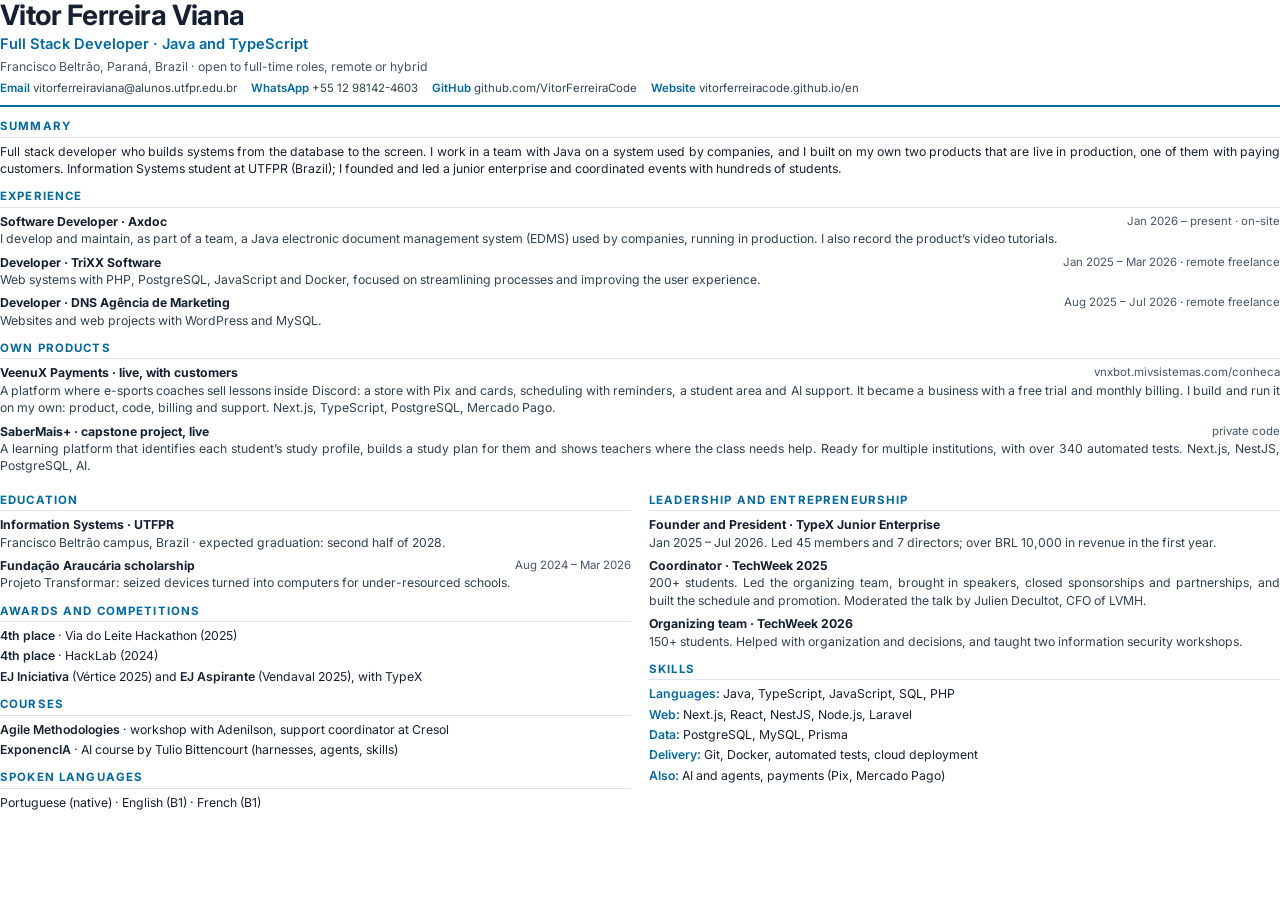
<file: _curriculo/curriculo-en.html>
<!doctype html>
<html lang="en">
<head>
<meta charset="utf-8">
<title>Vitor Ferreira Viana — Resume</title>
<link rel="preconnect" href="https://fonts.googleapis.com">
<link href="https://fonts.googleapis.com/css2?family=Inter:wght@400;600;700;800&display=swap" rel="stylesheet">
<link rel="stylesheet" href="cv.css">
</head>
<body>
<header>
  <h1>Vitor Ferreira Viana</h1>
  <p class="cargo">Full Stack Developer · Java and TypeScript</p>
  <p class="local">Francisco Beltrão, Paraná, Brazil · open to full-time roles, remote or hybrid</p>
  <div class="contatos">
    <span><b>Email</b>vitorferreiraviana@alunos.utfpr.edu.br</span>
    <span><b>WhatsApp</b>+55 12 98142-4603</span>
    <span><b>GitHub</b>github.com/VitorFerreiraCode</span>
    <span><b>Website</b>vitorferreiracode.github.io/en</span>
  </div>
</header>

<h2>Summary</h2>
<p>Full stack developer who builds systems from the database to the screen. I work in a team with Java on a system used by companies, and I built on my own two products that are live in production, one of them with paying customers. Information Systems student at UTFPR (Brazil); I founded and led a junior enterprise and coordinated events with hundreds of students.</p>

<h2>Experience</h2>
<div class="item">
  <div class="item__topo"><b>Software Developer · Axdoc</b><span>Jan 2026 – present · on-site</span></div>
  <p>I develop and maintain, as part of a team, a Java electronic document management system (EDMS) used by companies, running in production. I also record the product’s video tutorials.</p>
</div>
<div class="item">
  <div class="item__topo"><b>Developer · TriXX Software</b><span>Jan 2025 – Mar 2026 · remote freelance</span></div>
  <p>Web systems with PHP, PostgreSQL, JavaScript and Docker, focused on streamlining processes and improving the user experience.</p>
</div>
<div class="item">
  <div class="item__topo"><b>Developer · DNS Agência de Marketing</b><span>Aug 2025 – Jul 2026 · remote freelance</span></div>
  <p>Websites and web projects with WordPress and MySQL.</p>
</div>

<h2>Own products</h2>
<div class="item">
  <div class="item__topo"><b>VeenuX Payments · live, with customers</b><span>vnxbot.mivsistemas.com/conheca</span></div>
  <p>A platform where e-sports coaches sell lessons inside Discord: a store with Pix and cards, scheduling with reminders, a student area and AI support. It became a business with a free trial and monthly billing. I build and run it on my own: product, code, billing and support. Next.js, TypeScript, PostgreSQL, Mercado Pago.</p>
</div>
<div class="item">
  <div class="item__topo"><b>SaberMais+ · capstone project, live</b><span>private code</span></div>
  <p>A learning platform that identifies each student’s study profile, builds a study plan for them and shows teachers where the class needs help. Ready for multiple institutions, with over 340 automated tests. Next.js, NestJS, PostgreSQL, AI.</p>
</div>

<div class="duas">
<div>
<h2>Education</h2>
<div class="item">
  <div class="item__topo"><b>Information Systems · UTFPR</b></div>
  <p>Francisco Beltrão campus, Brazil · expected graduation: second half of 2028.</p>
</div>
<div class="item">
  <div class="item__topo"><b>Fundação Araucária scholarship</b><span>Aug 2024 – Mar 2026</span></div>
  <p>Projeto Transformar: seized devices turned into computers for under-resourced schools.</p>
</div>

<h2>Awards and competitions</h2>
<ul class="lista">
  <li><b>4th place</b> · Via do Leite Hackathon (2025)</li>
  <li><b>4th place</b> · HackLab (2024)</li>
  <li><b>EJ Iniciativa</b> (Vértice 2025) and <b>EJ Aspirante</b> (Vendaval 2025), with TypeX</li>
</ul>

<h2>Courses</h2>
<ul class="lista">
  <li><b>Agile Methodologies</b> · workshop with Adenilson, support coordinator at Cresol</li>
  <li><b>ExponencIA</b> · AI course by Tulio Bittencourt (harnesses, agents, skills)</li>
</ul>
<h2>Spoken languages</h2>
<p>Portuguese (native) · English (B1) · French (B1)</p>
</div>
<div>
<h2>Leadership and entrepreneurship</h2>
<div class="item">
  <div class="item__topo"><b>Founder and President · TypeX Junior Enterprise</b></div>
  <p>Jan 2025 – Jul 2026. Led 45 members and 7 directors; over BRL 10,000 in revenue in the first year.</p>
</div>
<div class="item">
  <div class="item__topo"><b>Coordinator · TechWeek 2025</b></div>
  <p>200+ students. Led the organizing team, brought in speakers, closed sponsorships and partnerships, and built the schedule and promotion. Moderated the talk by Julien Decultot, CFO of LVMH.</p>
</div>
<div class="item">
  <div class="item__topo"><b>Organizing team · TechWeek 2026</b></div>
  <p>150+ students. Helped with organization and decisions, and taught two information security workshops.</p>
</div>

<h2>Skills</h2>
<ul class="lista hab">
  <li><b>Languages:</b> Java, TypeScript, JavaScript, SQL, PHP</li>
  <li><b>Web:</b> Next.js, React, NestJS, Node.js, Laravel</li>
  <li><b>Data:</b> PostgreSQL, MySQL, Prisma</li>
  <li><b>Delivery:</b> Git, Docker, automated tests, cloud deployment</li>
  <li><b>Also:</b> AI and agents, payments (Pix, Mercado Pago)</li>
</ul>

</div>
</div>
</body>
</html>
</file>
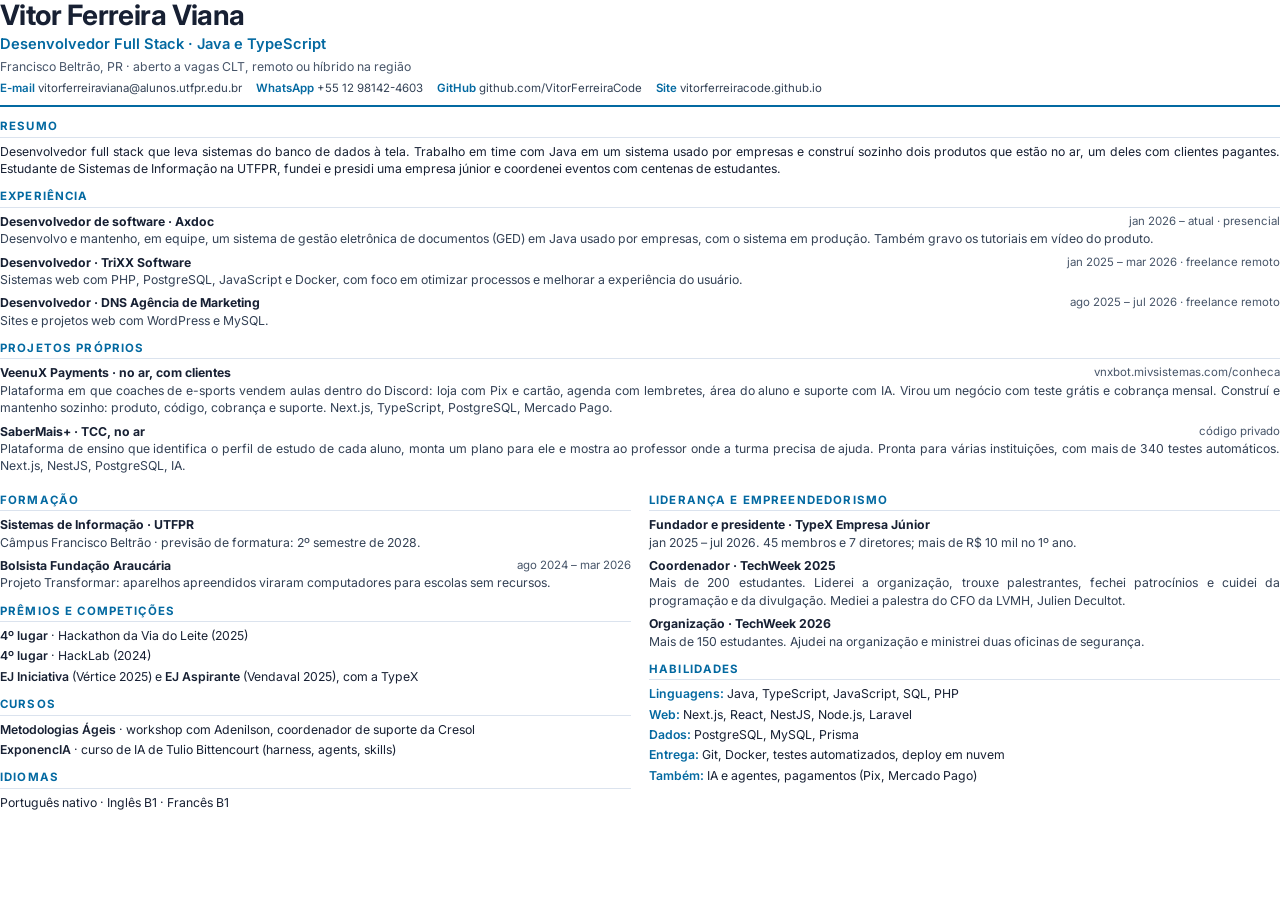
<file: _curriculo/curriculo-pt.html>
<!doctype html>
<html lang="pt-BR">
<head>
<meta charset="utf-8">
<title>Vitor Ferreira Viana — Currículo</title>
<link rel="preconnect" href="https://fonts.googleapis.com">
<link href="https://fonts.googleapis.com/css2?family=Inter:wght@400;600;700;800&display=swap" rel="stylesheet">
<link rel="stylesheet" href="cv.css">
</head>
<body>
<header>
  <h1>Vitor Ferreira Viana</h1>
  <p class="cargo">Desenvolvedor Full Stack · Java e TypeScript</p>
  <p class="local">Francisco Beltrão, PR · aberto a vagas CLT, remoto ou híbrido na região</p>
  <div class="contatos">
    <span><b>E-mail</b>vitorferreiraviana@alunos.utfpr.edu.br</span>
    <span><b>WhatsApp</b>+55 12 98142-4603</span>
    <span><b>GitHub</b>github.com/VitorFerreiraCode</span>
    <span><b>Site</b>vitorferreiracode.github.io</span>
  </div>
</header>

<h2>Resumo</h2>
<p>Desenvolvedor full stack que leva sistemas do banco de dados à tela. Trabalho em time com Java em um sistema usado por empresas e construí sozinho dois produtos que estão no ar, um deles com clientes pagantes. Estudante de Sistemas de Informação na UTFPR, fundei e presidi uma empresa júnior e coordenei eventos com centenas de estudantes.</p>

<h2>Experiência</h2>
<div class="item">
  <div class="item__topo"><b>Desenvolvedor de software · Axdoc</b><span>jan 2026 – atual · presencial</span></div>
  <p>Desenvolvo e mantenho, em equipe, um sistema de gestão eletrônica de documentos (GED) em Java usado por empresas, com o sistema em produção. Também gravo os tutoriais em vídeo do produto.</p>
</div>
<div class="item">
  <div class="item__topo"><b>Desenvolvedor · TriXX Software</b><span>jan 2025 – mar 2026 · freelance remoto</span></div>
  <p>Sistemas web com PHP, PostgreSQL, JavaScript e Docker, com foco em otimizar processos e melhorar a experiência do usuário.</p>
</div>
<div class="item">
  <div class="item__topo"><b>Desenvolvedor · DNS Agência de Marketing</b><span>ago 2025 – jul 2026 · freelance remoto</span></div>
  <p>Sites e projetos web com WordPress e MySQL.</p>
</div>

<h2>Projetos próprios</h2>
<div class="item">
  <div class="item__topo"><b>VeenuX Payments · no ar, com clientes</b><span>vnxbot.mivsistemas.com/conheca</span></div>
  <p>Plataforma em que coaches de e-sports vendem aulas dentro do Discord: loja com Pix e cartão, agenda com lembretes, área do aluno e suporte com IA. Virou um negócio com teste grátis e cobrança mensal. Construí e mantenho sozinho: produto, código, cobrança e suporte. Next.js, TypeScript, PostgreSQL, Mercado Pago.</p>
</div>
<div class="item">
  <div class="item__topo"><b>SaberMais+ · TCC, no ar</b><span>código privado</span></div>
  <p>Plataforma de ensino que identifica o perfil de estudo de cada aluno, monta um plano para ele e mostra ao professor onde a turma precisa de ajuda. Pronta para várias instituições, com mais de 340 testes automáticos. Next.js, NestJS, PostgreSQL, IA.</p>
</div>

<div class="duas">
<div>
<h2>Formação</h2>
<div class="item">
  <div class="item__topo"><b>Sistemas de Informação · UTFPR</b></div>
  <p>Câmpus Francisco Beltrão · previsão de formatura: 2º semestre de 2028.</p>
</div>
<div class="item">
  <div class="item__topo"><b>Bolsista Fundação Araucária</b><span>ago 2024 – mar 2026</span></div>
  <p>Projeto Transformar: aparelhos apreendidos viraram computadores para escolas sem recursos.</p>
</div>

<h2>Prêmios e competições</h2>
<ul class="lista">
  <li><b>4º lugar</b> · Hackathon da Via do Leite (2025)</li>
  <li><b>4º lugar</b> · HackLab (2024)</li>
  <li><b>EJ Iniciativa</b> (Vértice 2025) e <b>EJ Aspirante</b> (Vendaval 2025), com a TypeX</li>
</ul>

<h2>Cursos</h2>
<ul class="lista">
  <li><b>Metodologias Ágeis</b> · workshop com Adenilson, coordenador de suporte da Cresol</li>
  <li><b>ExponencIA</b> · curso de IA de Tulio Bittencourt (harness, agents, skills)</li>
</ul>
<h2>Idiomas</h2>
<p>Português nativo · Inglês B1 · Francês B1</p>
</div>
<div>
<h2>Liderança e empreendedorismo</h2>
<div class="item">
  <div class="item__topo"><b>Fundador e presidente · TypeX Empresa Júnior</b></div>
  <p>jan 2025 – jul 2026. 45 membros e 7 diretores; mais de R$ 10 mil no 1º ano.</p>
</div>
<div class="item">
  <div class="item__topo"><b>Coordenador · TechWeek 2025</b></div>
  <p>Mais de 200 estudantes. Liderei a organização, trouxe palestrantes, fechei patrocínios e cuidei da programação e da divulgação. Mediei a palestra do CFO da LVMH, Julien Decultot.</p>
</div>
<div class="item">
  <div class="item__topo"><b>Organização · TechWeek 2026</b></div>
  <p>Mais de 150 estudantes. Ajudei na organização e ministrei duas oficinas de segurança.</p>
</div>

<h2>Habilidades</h2>
<ul class="lista hab">
  <li><b>Linguagens:</b> Java, TypeScript, JavaScript, SQL, PHP</li>
  <li><b>Web:</b> Next.js, React, NestJS, Node.js, Laravel</li>
  <li><b>Dados:</b> PostgreSQL, MySQL, Prisma</li>
  <li><b>Entrega:</b> Git, Docker, testes automatizados, deploy em nuvem</li>
  <li><b>Também:</b> IA e agentes, pagamentos (Pix, Mercado Pago)</li>
</ul>

</div>
</div>
</body>
</html>
</file>
<file: assets/estilo.css>
/* Tokens: escuro por padrão do sistema; claro/escuro escolhido no botão sobrepõe. */
:root {
  --fundo: #f8fafc;
  --fundo-alt: #eef2f7;
  --superficie: #ffffff;
  --texto: #0f172a;
  --suave: #475569;
  --linha: #dbe3ee;
  --acento: #0284c7;
  --acento-forte: #0369a1;
  --acento-fundo: #e0f2fe;
  --verde: #16a34a;
  --alerta: #b45309;
  --alerta-fundo: #fef3c7;
  --terminal: #0b1120;
  --terminal-texto: #cbd5e1;
  --sombra: 0 1px 2px rgb(15 23 42 / 6%), 0 8px 24px rgb(15 23 42 / 6%);
  color-scheme: light;
}
@media (prefers-color-scheme: dark) {
  :root:not([data-tema="claro"]) {
    --fundo: #0b1120;
    --fundo-alt: #0f172a;
    --superficie: #111a2e;
    --texto: #e2e8f0;
    --suave: #94a3b8;
    --linha: #1e293b;
    --acento: #38bdf8;
    --acento-forte: #7dd3fc;
    --acento-fundo: rgb(56 189 248 / 12%);
    --verde: #4ade80;
    --alerta: #fbbf24;
    --alerta-fundo: rgb(251 191 36 / 12%);
    --terminal: #060b16;
    --sombra: 0 1px 2px rgb(0 0 0 / 30%), 0 10px 30px rgb(0 0 0 / 25%);
    color-scheme: dark;
  }
}
:root[data-tema="escuro"] {
  --fundo: #0b1120;
  --fundo-alt: #0f172a;
  --superficie: #111a2e;
  --texto: #e2e8f0;
  --suave: #94a3b8;
  --linha: #1e293b;
  --acento: #38bdf8;
  --acento-forte: #7dd3fc;
  --acento-fundo: rgb(56 189 248 / 12%);
  --verde: #4ade80;
  --alerta: #fbbf24;
  --alerta-fundo: rgb(251 191 36 / 12%);
  --terminal: #060b16;
  --sombra: 0 1px 2px rgb(0 0 0 / 30%), 0 10px 30px rgb(0 0 0 / 25%);
  color-scheme: dark;
}

* { box-sizing: border-box; }
html { scroll-behavior: smooth; scroll-padding-top: 72px; }
body {
  margin: 0;
  background: var(--fundo);
  color: var(--texto);
  font: 400 1rem/1.65 Inter, system-ui, sans-serif;
  -webkit-font-smoothing: antialiased;
}
a { color: var(--acento); text-decoration: none; }
a:hover { text-decoration: underline; }
b { font-weight: 600; }
.mono, pre, code { font-family: "JetBrains Mono", ui-monospace, monospace; }
.largura { width: min(1120px, 100% - 32px); margin-inline: auto; }
.pular { position: absolute; left: -999px; top: 8px; background: var(--acento); color: #fff; padding: 8px 12px; border-radius: 6px; z-index: 50; }
.pular:focus { left: 8px; }
:focus-visible { outline: 2px solid var(--acento); outline-offset: 3px; border-radius: 4px; }

/* Topo */
.topo { position: sticky; top: 0; z-index: 20; background: color-mix(in srgb, var(--fundo) 85%, transparent); backdrop-filter: blur(10px); border-bottom: 1px solid var(--linha); }
.topo__linha { display: flex; align-items: center; gap: 24px; height: 60px; }
.logo { display: flex; align-items: center; gap: 10px; color: var(--texto); font-weight: 700; }
.logo:hover { text-decoration: none; }
.logo__marca { display: grid; place-items: center; width: 32px; height: 32px; border-radius: 8px; background: var(--terminal); color: #38bdf8; font: 700 .8rem "JetBrains Mono", monospace; }
.logo__nome span { color: var(--acento); }
.menu { display: flex; gap: 22px; margin-left: auto; font-size: .92rem; }
.menu a { color: var(--suave); }
.menu a:hover { color: var(--texto); text-decoration: none; }
.tema { display: grid; place-items: center; width: 36px; height: 36px; border-radius: 8px; border: 1px solid var(--linha); background: var(--superficie); color: var(--texto); cursor: pointer; }
.tema svg { width: 18px; height: 18px; fill: none; stroke: currentColor; stroke-width: 1.8; stroke-linecap: round; }
.tema__lua { display: none; }
:root[data-tema="escuro"] .tema__sol { display: none; }
:root[data-tema="escuro"] .tema__lua { display: block; }
@media (prefers-color-scheme: dark) {
  :root:not([data-tema="claro"]) .tema__sol { display: none; }
  :root:not([data-tema="claro"]) .tema__lua { display: block; }
}

/* Hero */
.hero { padding: 72px 0 40px; background: radial-gradient(900px 400px at 85% -10%, var(--acento-fundo), transparent 70%); }
.hero__grade { display: grid; grid-template-columns: minmax(0, 1.15fr) minmax(0, 1fr); gap: 48px; align-items: center; }
.sobretitulo { display: inline-flex; align-items: center; gap: 8px; margin: 0 0 14px; padding: 4px 12px; border: 1px solid var(--linha); border-radius: 999px; font-size: .82rem; color: var(--suave); background: var(--superficie); }
.ponto { width: 8px; height: 8px; border-radius: 50%; background: var(--verde); box-shadow: 0 0 0 3px color-mix(in srgb, var(--verde) 25%, transparent); }
h1 { margin: 0; font-size: clamp(2.2rem, 5vw, 3.6rem); line-height: 1.08; letter-spacing: -0.03em; font-weight: 800; }
.hero__papel { margin: 14px 0 0; font: 600 clamp(1rem, 2.2vw, 1.25rem) "JetBrains Mono", monospace; color: var(--acento); min-height: 1.6em; }
.cursor { animation: piscar 1s steps(1) infinite; }
@keyframes piscar { 50% { opacity: 0; } }
.hero__texto { margin: 18px 0 0; max-width: 56ch; font-size: 1.08rem; color: var(--suave); }
.acoes { display: flex; flex-wrap: wrap; gap: 12px; margin-top: 28px; }
.botao { display: inline-flex; align-items: center; height: 44px; padding: 0 20px; border-radius: 10px; border: 1px solid var(--linha); background: var(--superficie); color: var(--texto); font-weight: 600; font-size: .95rem; }
.botao:hover { text-decoration: none; border-color: var(--acento); }
.botao--forte { background: var(--acento); border-color: var(--acento); color: #fff; }
:root[data-tema="escuro"] .botao--forte { color: #04121f; }
@media (prefers-color-scheme: dark) { :root:not([data-tema="claro"]) .botao--forte { color: #04121f; } }
.botao--forte:hover { background: var(--acento-forte); border-color: var(--acento-forte); }

.terminal { border-radius: 14px; background: var(--terminal); box-shadow: var(--sombra); overflow: hidden; border: 1px solid #1e293b; }
.terminal__barra { display: flex; align-items: center; gap: 7px; padding: 10px 14px; background: #0f172a; border-bottom: 1px solid #1e293b; }
.terminal__barra i { width: 11px; height: 11px; border-radius: 50%; background: #334155; }
.terminal__barra i:nth-child(1) { background: #f87171; }
.terminal__barra i:nth-child(2) { background: #fbbf24; }
.terminal__barra i:nth-child(3) { background: #4ade80; }
.terminal__barra span { margin-left: 8px; color: #64748b; font: .8rem "JetBrains Mono", monospace; }
.terminal__corpo { margin: 0; padding: 18px 20px 22px; color: var(--terminal-texto); font-size: .86rem; line-height: 1.75; white-space: pre-wrap; overflow-x: auto; }
.terminal__corpo .p { color: #4ade80; }
.terminal__corpo .d { color: #38bdf8; }

.numeros { display: grid; grid-template-columns: repeat(4, minmax(0, 1fr)); gap: 16px; margin-top: 56px; }
.numeros div { padding: 18px; border: 1px solid var(--linha); border-radius: 12px; background: var(--superficie); }
.numeros b { display: block; font-size: 1.7rem; font-weight: 800; letter-spacing: -0.02em; color: var(--acento); }
.numeros span { font-size: .88rem; color: var(--suave); }

/* Seções */
.secao { padding: 80px 0; }
.secao--alt { background: var(--fundo-alt); border-block: 1px solid var(--linha); }
.titulo { margin: 0 0 28px; font-size: clamp(1.5rem, 3vw, 2rem); letter-spacing: -0.02em; font-weight: 800; }
.titulo .mono { color: var(--acento); font-size: .7em; margin-right: 6px; }
.intro { margin: -12px 0 28px; max-width: 65ch; color: var(--suave); }
.nota { margin: 22px 0 0; color: var(--suave); }

.sobre { display: grid; grid-template-columns: minmax(0, 1fr) minmax(0, 2fr); gap: 32px; }
.sobre__texto p { margin: 0 0 14px; max-width: 68ch; }

.cartoes { display: grid; gap: 18px; }
.cartoes--3 { grid-template-columns: repeat(3, minmax(0, 1fr)); }
.cartoes--2 { grid-template-columns: repeat(2, minmax(0, 1fr)); }
.cartao { padding: 24px; border: 1px solid var(--linha); border-radius: 14px; background: var(--superficie); transition: border-color .2s, transform .2s; }
.cartao:hover { border-color: color-mix(in srgb, var(--acento) 50%, var(--linha)); transform: translateY(-2px); }
.cartao h3 { margin: 0 0 8px; font-size: 1.08rem; }
.cartao h3 a { color: var(--texto); }
.cartao p { margin: 0; color: var(--suave); font-size: .95rem; }
.cartao__icone { display: grid; place-items: center; width: 42px; height: 42px; margin-bottom: 16px; border-radius: 10px; background: var(--acento-fundo); color: var(--acento); }
.cartao__icone svg { width: 22px; height: 22px; fill: none; stroke: currentColor; stroke-width: 1.8; stroke-linecap: round; stroke-linejoin: round; }

.etiqueta { margin: 0 0 8px !important; font: 600 .74rem "JetBrains Mono", monospace !important; color: var(--acento) !important; text-transform: uppercase; letter-spacing: .06em; }
.etiqueta--alerta { color: var(--alerta) !important; }
.chips { display: flex; flex-wrap: wrap; gap: 6px; margin-top: 16px; }
.chips span { padding: 3px 10px; border-radius: 999px; font: .76rem "JetBrains Mono", monospace; background: var(--fundo-alt); border: 1px solid var(--linha); color: var(--suave); }
.secao--alt .chips span { background: var(--superficie); }
.link { display: inline-block; margin-top: 16px; font-weight: 600; }

.destaque { display: grid; grid-template-columns: minmax(0, 1.2fr) minmax(0, 1fr); gap: 36px; align-items: center; padding: 32px; margin-bottom: 18px; border: 1px solid var(--linha); border-radius: 18px; background: linear-gradient(135deg, var(--superficie), var(--acento-fundo)); }
.destaque h3 { margin: 0 0 10px; font-size: 1.6rem; letter-spacing: -0.02em; }
.destaque p { color: var(--suave); }
.lista-check { margin: 14px 0 0; padding: 0; list-style: none; }
.lista-check li { position: relative; padding-left: 24px; margin-bottom: 6px; font-size: .95rem; }
.lista-check li::before { content: "✓"; position: absolute; left: 0; color: var(--verde); font-weight: 700; }
.privado { margin: 14px 0 0; font-size: .85rem; }

.mini-ui { padding: 18px; border-radius: 14px; background: var(--superficie); border: 1px solid var(--linha); box-shadow: var(--sombra); }
.mini-ui__barra { display: flex; align-items: center; gap: 6px; margin-bottom: 14px; font-weight: 800; }
.mini-ui__barra b { color: #16a34a; font-weight: 800; }
.mini-ui__barra .sm { display: grid; place-items: center; width: 22px; height: 22px; border-radius: 6px; background: #16a34a; color: #fff; }
.mini-ui__linha { display: grid; grid-template-columns: 140px minmax(0, 1fr); align-items: center; gap: 10px; margin-bottom: 10px; font-size: .84rem; color: var(--suave); }
.mini-ui__linha i { position: relative; height: 8px; border-radius: 99px; background: var(--fundo-alt); overflow: hidden; }
.mini-ui__linha i::after { content: ""; position: absolute; inset: 0; width: var(--v); background: linear-gradient(90deg, #16a34a, #38bdf8); border-radius: 99px; }
.mini-ui__dica { margin-top: 14px; padding: 10px 12px; border-radius: 10px; background: var(--acento-fundo); font-size: .84rem; }

.pesquisa__grade { display: grid; grid-template-columns: minmax(0, 1.4fr) minmax(0, 1fr); gap: 40px; }
.pesquisa h3 { margin: 0 0 12px; font-size: 1.3rem; }
.pesquisa p { color: var(--suave); max-width: 62ch; }
.linha-tempo { margin: 0; padding: 0 0 0 20px; list-style: none; border-left: 2px solid var(--linha); }
.linha-tempo li { position: relative; padding: 0 0 22px 8px; }
.linha-tempo li::before { content: ""; position: absolute; left: -27px; top: 6px; width: 12px; height: 12px; border-radius: 50%; background: var(--acento); box-shadow: 0 0 0 4px var(--fundo); }
.linha-tempo b { display: block; font-family: "JetBrains Mono", monospace; color: var(--acento); }
.linha-tempo span { color: var(--suave); font-size: .95rem; }

.duas { display: grid; grid-template-columns: minmax(0, 1fr) minmax(0, 1fr); gap: 48px; }
.trajetoria { margin: 0; padding: 0; list-style: none; }
.trajetoria li { padding: 14px 0; border-bottom: 1px solid var(--linha); }
.trajetoria li:first-child { padding-top: 0; }
.trajetoria b { display: block; }
.trajetoria span { color: var(--suave); font-size: .94rem; }
.stack { display: grid; gap: 18px; }
.stack h4 { margin: 0; font-size: .85rem; color: var(--suave); font-weight: 600; text-transform: uppercase; letter-spacing: .05em; }
.stack .chips { margin-top: 8px; }

.fora p { max-width: 68ch; color: var(--suave); font-size: 1.05rem; }
.contato { text-align: center; padding-bottom: 96px; }
.contato .intro { margin-inline: auto; }
.contato .acoes { justify-content: center; }
.rodape { padding: 28px 0; border-top: 1px solid var(--linha); color: var(--suave); font-size: .86rem; text-align: center; }

/* Responsivo */
@media (max-width: 900px) {
  .hero__grade, .destaque, .pesquisa__grade, .duas, .sobre { grid-template-columns: minmax(0, 1fr); }
  .cartoes--3 { grid-template-columns: repeat(2, minmax(0, 1fr)); }
  .numeros { grid-template-columns: repeat(2, minmax(0, 1fr)); }
  .menu { display: none; }
  .tema { margin-left: auto; }
}
@media (max-width: 600px) {
  .hero { padding-top: 44px; }
  .cartoes--3, .cartoes--2 { grid-template-columns: minmax(0, 1fr); }
  .secao { padding: 60px 0; }
  .destaque { padding: 22px; }
  .mini-ui__linha { grid-template-columns: 110px minmax(0, 1fr); }
}
@media (prefers-reduced-motion: reduce) {
  html { scroll-behavior: auto; }
  .cursor { animation: none; }
  .cartao { transition: none; }
}

/* Citação literária e cartão de trabalho */
.citacao { margin: 26px 0 0; padding: 22px 26px; border-left: 3px solid var(--acento); border-radius: 0 12px 12px 0; background: var(--acento-fundo); }
.citacao blockquote { margin: 0; font: italic 1.18rem/1.55 Lora, Georgia, serif; color: var(--texto); }
.citacao figcaption { margin-top: 10px; font-size: .88rem; color: var(--suave); }
.trabalho h3 { font-size: 1.3rem; }
.cartao .etiqueta + h3 { margin-top: 0; }
.destaque + .cartoes { margin-top: 18px; }
.citacao--abertura { margin: 0 0 26px; }

/* Destaques, estudos de caso e decisões */
.secao--fina { padding: 8px 0 40px; }
.conquistas { display: grid; grid-template-columns: repeat(2, minmax(0, 1fr)); gap: 14px; margin: 0; padding: 0; list-style: none; }
.conquistas li { display: flex; gap: 14px; padding: 18px 20px; border: 1px solid var(--linha); border-radius: 12px; background: var(--superficie); }
.conquistas__icone { color: var(--acento); font-size: .8rem; line-height: 1.9; }
.conquistas b { display: block; }
.conquistas span:not(.conquistas__icone) { color: var(--suave); font-size: .93rem; }
.decisoes__titulo { margin: 18px 0 6px !important; font: 600 .74rem "JetBrains Mono", monospace; text-transform: uppercase; letter-spacing: .06em; color: var(--texto) !important; }
.decisoes { margin: 0; padding-left: 18px; }
.decisoes li { margin-bottom: 6px; font-size: .93rem; color: var(--suave); }
.decisoes b { color: var(--texto); }
.caso { margin-bottom: 18px; padding: 28px; border: 1px solid var(--linha); border-radius: 16px; background: var(--superficie); }
.caso__cabeca h3 { margin: 0; font-size: 1.3rem; }
.caso__cabeca h3 a { color: var(--texto); }
.caso__marca { display: flex; align-items: center; gap: 12px; }
.caso__marca img { flex: none; width: 40px; height: 40px; border-radius: 50%; box-shadow: 0 0 0 1px var(--linha); }
.caso__marca img.quadrado { border-radius: 23%; box-shadow: none; }
.caso__sub { margin: 6px 0 0; color: var(--suave); font-size: .95rem; }
.caso__cabeca .chips { margin-top: 10px; }
.caso__corpo { display: grid; grid-template-columns: repeat(3, minmax(0, 1fr)); gap: 24px; margin-top: 22px; padding-top: 22px; border-top: 1px solid var(--linha); }
.caso__corpo h4 { margin: 0 0 6px; font: 600 .74rem "JetBrains Mono", monospace; text-transform: uppercase; letter-spacing: .06em; color: var(--acento); }
.caso__corpo p { margin: 0; color: var(--suave); font-size: .94rem; }
.caso .link { margin-top: 20px; }
.caso + .cartoes { margin-top: 18px; }
.principios .cartao h3 { font-size: 1.02rem; }
@media (max-width: 900px) {
  .caso__corpo { grid-template-columns: minmax(0, 1fr); gap: 16px; }
}
@media (max-width: 600px) {
  .conquistas { grid-template-columns: minmax(0, 1fr); }
  .caso { padding: 22px; }
}
.trabalho__anteriores { margin: 26px 0 6px; font-size: .85rem; color: var(--suave); font-weight: 600; text-transform: uppercase; letter-spacing: .05em; }
.trabalho__anteriores + .trajetoria li:first-child { padding-top: 10px; }

/* ===================== Liquid glass ===================== */
:root {
  --vidro: rgb(255 255 255 / 55%);
  --vidro-forte: rgb(255 255 255 / 72%);
  --vidro-borda: rgb(255 255 255 / 70%);
  --vidro-brilho: inset 0 1px 0 rgb(255 255 255 / 85%), inset 0 -1px 0 rgb(15 23 42 / 4%);
  --vidro-sombra: 0 10px 40px rgb(15 23 42 / 10%);
  --blob1: #7dd3fc; --blob2: #c4b5fd; --blob3: #86efac;
}
@media (prefers-color-scheme: dark) {
  :root:not([data-tema="claro"]) {
    --vidro: rgb(255 255 255 / 5%);
    --vidro-forte: rgb(255 255 255 / 8%);
    --vidro-borda: rgb(255 255 255 / 12%);
    --vidro-brilho: inset 0 1px 0 rgb(255 255 255 / 12%), inset 0 -1px 0 rgb(0 0 0 / 20%);
    --vidro-sombra: 0 12px 40px rgb(0 0 0 / 35%);
    --blob1: #0ea5e9; --blob2: #7c3aed; --blob3: #10b981;
    --fundo: #070b16;
  }
}
:root[data-tema="escuro"] {
  --vidro: rgb(255 255 255 / 5%);
  --vidro-forte: rgb(255 255 255 / 8%);
  --vidro-borda: rgb(255 255 255 / 12%);
  --vidro-brilho: inset 0 1px 0 rgb(255 255 255 / 12%), inset 0 -1px 0 rgb(0 0 0 / 20%);
  --vidro-sombra: 0 12px 40px rgb(0 0 0 / 35%);
  --blob1: #0ea5e9; --blob2: #7c3aed; --blob3: #10b981;
  --fundo: #070b16;
}

/* Fundo vivo: manchas de cor desfocadas atrás do vidro */
.fundo-vivo { position: fixed; inset: 0; z-index: -1; overflow: hidden; pointer-events: none; }
.fundo-vivo i { position: absolute; width: 46vmax; height: 46vmax; border-radius: 50%; filter: blur(90px); opacity: .45; animation: flutuar 26s ease-in-out infinite alternate; }
.fundo-vivo i:nth-child(1) { background: var(--blob1); top: -14vmax; left: -10vmax; }
.fundo-vivo i:nth-child(2) { background: var(--blob2); top: 30vh; right: -16vmax; animation-duration: 32s; animation-delay: -8s; }
.fundo-vivo i:nth-child(3) { background: var(--blob3); bottom: -20vmax; left: 20vw; opacity: .3; animation-duration: 38s; animation-delay: -16s; }
@keyframes flutuar {
  0% { transform: translate(0, 0) scale(1); }
  50% { transform: translate(6vw, 4vh) scale(1.08); }
  100% { transform: translate(-4vw, 8vh) scale(.95); }
}

/* Seções transparentes para o fundo aparecer */
.secao--alt { background: transparent; border-block: 0; }
.hero { background: transparent; }

/* Superfícies de vidro */
.cartao, .caso, .conquistas li, .destaque, .numeros div, .mini-ui, .citacao, .sobretitulo, .botao:not(.botao--forte), .tema, .chips span {
  background: var(--vidro);
  border: 1px solid var(--vidro-borda);
  box-shadow: var(--vidro-brilho), var(--vidro-sombra);
  -webkit-backdrop-filter: blur(20px) saturate(170%);
  backdrop-filter: blur(20px) saturate(170%);
}
.chips span, .sobretitulo, .tema { box-shadow: var(--vidro-brilho); }
.secao--alt .chips span { background: var(--vidro); }
.cartao, .caso, .destaque { border-radius: 20px; position: relative; overflow: hidden; }
.cartao::before, .caso::before, .destaque::before {
  content: ""; position: absolute; inset: 0; border-radius: inherit; pointer-events: none;
  background: linear-gradient(135deg, rgb(255 255 255 / 14%), transparent 40%, transparent 70%, rgb(255 255 255 / 5%));
}
.cartao:hover { transform: translateY(-3px); border-color: color-mix(in srgb, var(--acento) 45%, var(--vidro-borda)); }
.destaque { background: linear-gradient(135deg, var(--vidro-forte), var(--vidro)); }
.citacao { border-left: 1px solid var(--vidro-borda); border-radius: 20px; }
.mini-ui__dica { background: var(--vidro-forte); border: 1px solid var(--vidro-borda); }

/* Barra de navegação flutuante em pílula */
.topo { top: 12px; margin: 12px auto 0; width: min(1120px, 100% - 24px); border: 1px solid var(--vidro-borda); border-radius: 999px; background: var(--vidro); box-shadow: var(--vidro-brilho), var(--vidro-sombra); -webkit-backdrop-filter: blur(22px) saturate(180%); backdrop-filter: blur(22px) saturate(180%); }
.topo__linha { width: auto; padding: 0 10px 0 14px; height: 56px; }
.tema { border-radius: 999px; }
.menu a { padding: 6px 12px; border-radius: 999px; }
.menu a:hover { background: var(--vidro-forte); }
.menu { gap: 4px; }
.logo__nome { letter-spacing: -0.01em; }
html { scroll-padding-top: 90px; }

/* Botões em pílula com brilho */
.botao { border-radius: 999px; }
.botao--forte { background: linear-gradient(180deg, color-mix(in srgb, var(--acento) 85%, #fff), var(--acento)); box-shadow: inset 0 1px 0 rgb(255 255 255 / 35%), 0 8px 24px color-mix(in srgb, var(--acento) 35%, transparent); border: 0; }

/* Terminal como vidro escuro */
.terminal { background: rgb(6 11 22 / 72%); border: 1px solid rgb(255 255 255 / 10%); border-radius: 20px; box-shadow: inset 0 1px 0 rgb(255 255 255 / 10%), 0 20px 60px rgb(0 0 0 / 35%); -webkit-backdrop-filter: blur(24px) saturate(160%); backdrop-filter: blur(24px) saturate(160%); }
.terminal__barra { background: rgb(255 255 255 / 4%); border-bottom: 1px solid rgb(255 255 255 / 8%); }

/* Título com leve gradiente */
h1 { background: linear-gradient(180deg, var(--texto) 30%, color-mix(in srgb, var(--texto) 55%, var(--acento))); -webkit-background-clip: text; background-clip: text; color: transparent; }
.rodape { border-top: 0; }

@media (max-width: 600px) {
  .topo { width: calc(100% - 16px); top: 8px; margin-top: 8px; }
  .logo__nome { font-size: .95rem; }
}
@media (prefers-reduced-motion: reduce) { .fundo-vivo i { animation: none; } }

/* Ajuste de luminosidade (v2): claro menos ofuscante, escuro mais fundo */
:root {
  --fundo: #e4e9f0;
  --fundo-alt: #dde3ec;
  --vidro: rgb(255 255 255 / 38%);
  --vidro-forte: rgb(255 255 255 / 52%);
  --vidro-borda: rgb(255 255 255 / 55%);
  --vidro-sombra: 0 10px 36px rgb(15 23 42 / 12%);
  --blob1: #38bdf8; --blob2: #a78bfa; --blob3: #4ade80;
}
:root:not([data-tema="escuro"]) .fundo-vivo i { opacity: .28; }
@media (prefers-color-scheme: dark) {
  :root:not([data-tema="claro"]) { --fundo: #03050b; --fundo-alt: #060912; }
  :root:not([data-tema="claro"]) .fundo-vivo i { opacity: .3; }
}
:root[data-tema="escuro"] { --fundo: #03050b; --fundo-alt: #060912; }
:root[data-tema="escuro"] .fundo-vivo i { opacity: .3; }
.trajetoria span { display: block; }

/* Faixa de currículo e idiomas */
.faixa-cv { padding: 0 0 28px; }
.faixa-cv__grade { display: grid; grid-template-columns: minmax(0, 1.15fr) minmax(0, 1fr); gap: 18px; }
.faixa-cv__bloco { padding: 18px 20px; border-radius: 20px; background: var(--vidro); border: 1px solid var(--vidro-borda); box-shadow: var(--vidro-brilho), var(--vidro-sombra); -webkit-backdrop-filter: blur(20px) saturate(170%); backdrop-filter: blur(20px) saturate(170%); }
.faixa-cv__titulo { margin: 0 0 12px; font: 600 .74rem "JetBrains Mono", monospace; text-transform: uppercase; letter-spacing: .08em; color: var(--acento); }
.faixa-cv__botoes { display: grid; grid-template-columns: repeat(3, minmax(0, 1fr)); gap: 10px; }
.cv { display: flex; align-items: center; gap: 10px; padding: 10px 12px; border-radius: 14px; border: 1px solid var(--vidro-borda); background: var(--vidro-forte); color: var(--texto); font-weight: 600; font-size: .92rem; transition: border-color .2s, transform .2s; }
.cv:hover { text-decoration: none; border-color: var(--acento); transform: translateY(-1px); }
.cv__sigla { display: grid; place-items: center; width: 30px; height: 30px; border-radius: 9px; background: var(--acento-fundo); color: var(--acento); font: 700 .72rem "JetBrains Mono", monospace; }
.cv svg { width: 18px; height: 18px; margin-left: auto; fill: none; stroke: var(--suave); stroke-width: 2; stroke-linecap: round; stroke-linejoin: round; }
.idiomas { margin: 0; padding: 0; list-style: none; display: grid; gap: 9px; }
.idiomas li { display: grid; grid-template-columns: 80px minmax(0, 1fr) 128px; align-items: center; gap: 12px; font-size: .9rem; }
.idiomas__nome { font-weight: 600; }
.idiomas__nivel { color: var(--suave); font-size: .82rem; text-align: right; }
.nivel-barra { display: grid; grid-template-columns: repeat(6, 1fr); gap: 4px; }
.nivel-barra i { height: 7px; border-radius: 99px; background: var(--vidro-borda); }
.nivel-barra[data-n="6"] i, .nivel-barra[data-n="3"] i:nth-child(-n+3) { background: linear-gradient(90deg, var(--acento), color-mix(in srgb, var(--acento) 60%, #a78bfa)); }

/* Seletor de idioma do site */
.idioma-site { display: flex; gap: 2px; padding: 3px; margin-left: 8px; border-radius: 999px; border: 1px solid var(--vidro-borda); background: var(--vidro); }
.idioma-site a { padding: 4px 9px; border-radius: 999px; font: 600 .74rem "JetBrains Mono", monospace; color: var(--suave); }
.idioma-site a:hover { text-decoration: none; color: var(--texto); }
.idioma-site a[aria-current="page"] { background: var(--acento); color: #fff; }
:root[data-tema="escuro"] .idioma-site a[aria-current="page"] { color: #04121f; }
@media (prefers-color-scheme: dark) { :root:not([data-tema="claro"]) .idioma-site a[aria-current="page"] { color: #04121f; } }
.idioma-site + .tema { margin-left: 8px; }
@media (max-width: 900px) {
  .faixa-cv__grade { grid-template-columns: minmax(0, 1fr); }
  .idioma-site { margin-left: auto; }
  .idioma-site + .tema { margin-left: 8px; }
}
@media (max-width: 600px) {
  .faixa-cv__botoes { grid-template-columns: minmax(0, 1fr); }
  .idiomas li { grid-template-columns: 70px minmax(0, 1fr); }
  .idiomas__nivel { grid-column: 2; text-align: left; margin-top: -4px; }
  .logo__nome { display: none; }
}
.menu a { white-space: nowrap; }
@media (max-width: 600px) {
  .logo__nome { display: inline; font-size: .86rem; }
  .logo { gap: 7px; }
  .logo__marca { width: 28px; height: 28px; }
  .idioma-site a { padding: 4px 7px; }
}
@media (max-width: 370px) { .logo__nome { display: none; } }

/* Quem sou eu centralizado */
#quem-sou .sobre { grid-template-columns: minmax(0, 1fr); max-width: 780px; gap: 0; text-align: center; }
#quem-sou .titulo { margin-bottom: 24px; }
#quem-sou .sobre__texto p { margin-inline: auto; }
#quem-sou .citacao { border: 1px solid var(--vidro-borda); border-radius: 20px; padding: 26px 32px; margin-bottom: 30px; }
#quem-sou .citacao blockquote { font-size: 1.28rem; }

/* ===== Direção H: pilares, trajetória, produtos, depoimentos, repositórios e contatos ===== */
:root { --p-prog: #0369a1; --p-acad: #6d28d9; --p-empr: #15803d; --p-lider: #a16207; }
@media (prefers-color-scheme: dark) {
  :root:not([data-tema="claro"]) { --p-prog: #7dd3fc; --p-acad: #c4b5fd; --p-empr: #86efac; --p-lider: #fcd34d; }
}
:root[data-tema="escuro"] { --p-prog: #7dd3fc; --p-acad: #c4b5fd; --p-empr: #86efac; --p-lider: #fcd34d; }
.pilar--prog, .tag--prog { --cor: var(--p-prog); }
.pilar--acad, .tag--acad { --cor: var(--p-acad); }
.pilar--empr, .tag--empr { --cor: var(--p-empr); }
.pilar--lider, .tag--lider { --cor: var(--p-lider); }

.hero--h h1 { margin-top: 18px; }
.hero--h .hero__texto { max-width: 62ch; font-size: 1.15rem; }

.pilares { display: grid; grid-template-columns: repeat(4, minmax(0, 1fr)); gap: 16px; }
.pilar { padding: 22px; border: 1px solid var(--linha); border-top: 3px solid var(--cor); border-radius: 18px; background: var(--superficie); box-shadow: var(--sombra); }
.pilar__nome { margin: 0 0 6px; font: 600 .74rem "JetBrains Mono", monospace; letter-spacing: .08em; text-transform: uppercase; color: var(--cor); }
.pilar h3 { margin: 0 0 10px; font-size: 1.12rem; }
.pilar ul { margin: 0; padding-left: 18px; color: var(--suave); font-size: .93rem; line-height: 1.7; }

.linha { display: grid; grid-template-columns: 76px 24px minmax(0, 1fr); column-gap: 18px; }
.linha__ano { padding-top: 18px; font: 600 1rem "JetBrains Mono", monospace; color: var(--suave); }
.linha__ano--agora { color: var(--acento); }
.linha__trilho { display: flex; flex-direction: column; align-items: center; }
.linha__trilho::before { content: ""; width: 14px; height: 14px; margin-top: 21px; border-radius: 50%; border: 3px solid var(--acento); background: var(--fundo); flex: none; }
.linha__trilho i { flex: 1; width: 2px; background: var(--linha); }
.linha__trilho--fim i { background: linear-gradient(var(--linha), transparent); }
.linha__itens { display: grid; gap: 12px; padding-bottom: 28px; }
.linha__itens--duas { grid-template-columns: repeat(2, minmax(0, 1fr)); }
.marco { padding: 20px 22px; border: 1px solid var(--linha); border-radius: 16px; background: var(--superficie); }
.marco h3 { margin: 10px 0 6px; font-size: 1.05rem; }
.marco p { margin: 0; color: var(--suave); font-size: .94rem; }
.tags { display: flex; flex-wrap: wrap; gap: 6px; }
.tag { padding: 3px 10px; border-radius: 999px; font-size: .74rem; font-weight: 700; color: var(--cor); background: color-mix(in srgb, var(--cor) 14%, transparent); }

.produtos { display: grid; grid-template-columns: repeat(2, minmax(0, 1fr)); gap: 18px; }
.produto { display: flex; flex-direction: column; overflow: hidden; border: 1px solid var(--linha); border-radius: 20px; background: var(--superficie); box-shadow: var(--sombra); }
.produto__print { display: block; width: 100%; height: 260px; object-fit: cover; object-position: top left; border-bottom: 1px solid var(--linha); background: var(--fundo-alt); }
.produto__corpo { display: flex; flex-direction: column; gap: 10px; padding: 24px; }
.produto__corpo p { margin: 0; color: var(--suave); }
.produto__corpo .caso__marca { margin: 0; font-size: 1.3rem; }
.depoimentos__titulo { margin-top: 10px !important; font: 600 .74rem "JetBrains Mono", monospace !important; letter-spacing: .08em; text-transform: uppercase; color: var(--acento) !important; }
.depoimento { margin: 0; padding: 14px 16px; border-radius: 12px; background: var(--acento-fundo); }
.depoimento blockquote { margin: 0; font-style: italic; color: var(--texto); font-size: .95rem; }
.depoimento figcaption { margin-top: 8px; font-size: .85rem; color: var(--suave); }
.depoimento figcaption b { color: var(--texto); margin-right: 6px; }

.repos { display: grid; grid-template-columns: repeat(auto-fit, minmax(220px, 1fr)); gap: 12px; }
.repo { display: flex; flex-direction: column; gap: 6px; padding: 18px; border: 1px solid var(--linha); border-radius: 14px; background: var(--superficie); color: var(--texto); text-decoration: none; }
.repo:hover { border-color: var(--acento); }
.repo span { color: var(--suave); font-size: .9rem; }

.formacao h3 { margin: 0; }
.formacao__sub { margin: 6px 0 0; color: var(--suave); font-size: .94rem; }

.contatos { display: grid; grid-template-columns: repeat(4, minmax(0, 1fr)); gap: 12px; max-width: 900px; margin: 24px auto 0; }
.contato-item { display: flex; flex-direction: column; gap: 4px; padding: 18px; border: 1px solid var(--linha); border-radius: 14px; background: var(--superficie); color: var(--texto); text-decoration: none; font: inherit; cursor: pointer; text-align: center; }
.contato-item:hover { border-color: var(--acento); }
.contato-item span { color: var(--suave); font-size: .86rem; overflow-wrap: anywhere; }

@media (max-width: 960px) {
  .pilares { grid-template-columns: repeat(2, minmax(0, 1fr)); }
  .produtos, .linha__itens--duas { grid-template-columns: minmax(0, 1fr); }
  .contatos { grid-template-columns: repeat(2, minmax(0, 1fr)); }
}
@media (max-width: 560px) {
  .pilares, .contatos { grid-template-columns: minmax(0, 1fr); }
  .linha { grid-template-columns: 52px 18px minmax(0, 1fr); column-gap: 10px; }
}
</file>
<file: _curriculo/cv.css>
@page { size: A4; margin: 13mm 14mm; }
* { box-sizing: border-box; }
html { -webkit-print-color-adjust: exact; print-color-adjust: exact; }
body { margin: 0; font-family: Inter, "Helvetica Neue", Arial, sans-serif; font-size: 9.2pt; line-height: 1.42; color: #172033; }
a { color: inherit; text-decoration: none; }
header { padding-bottom: 9px; border-bottom: 2px solid #0369a1; }
h1 { margin: 0; font-size: 21pt; letter-spacing: -0.02em; line-height: 1.1; }
.cargo { margin: 3px 0 0; font-size: 11pt; font-weight: 600; color: #0369a1; }
.local { margin: 3px 0 0; color: #475569; }
.contatos { margin: 5px 0 0; display: flex; flex-wrap: wrap; gap: 4px 14px; font-size: 8.6pt; color: #334155; }
.contatos b { color: #0369a1; font-weight: 600; margin-right: 3px; }
h2 { margin: 11px 0 5px; font-size: 8.6pt; letter-spacing: .1em; text-transform: uppercase; color: #0369a1; border-bottom: 1px solid #dbe3ee; padding-bottom: 2px; }
p { margin: 0; text-align: justify; }
.item { margin-bottom: 6px; break-inside: avoid; }
.item__topo { display: flex; justify-content: space-between; gap: 10px; }
.item__topo b { font-weight: 700; }
.item__topo span { color: #475569; white-space: nowrap; font-size: 8.6pt; }
.item p, .item ul { color: #334155; }
ul { margin: 2px 0 0; padding-left: 15px; }
li { margin-bottom: 1px; text-align: justify; }
.duas { display: grid; grid-template-columns: 1fr 1fr; gap: 0 18px; }
.lista { margin: 0; padding: 0; list-style: none; }
.lista li { margin-bottom: 3px; text-align: left; }
.lista b { font-weight: 600; }
.hab b { color: #0369a1; font-weight: 600; }
</file>
